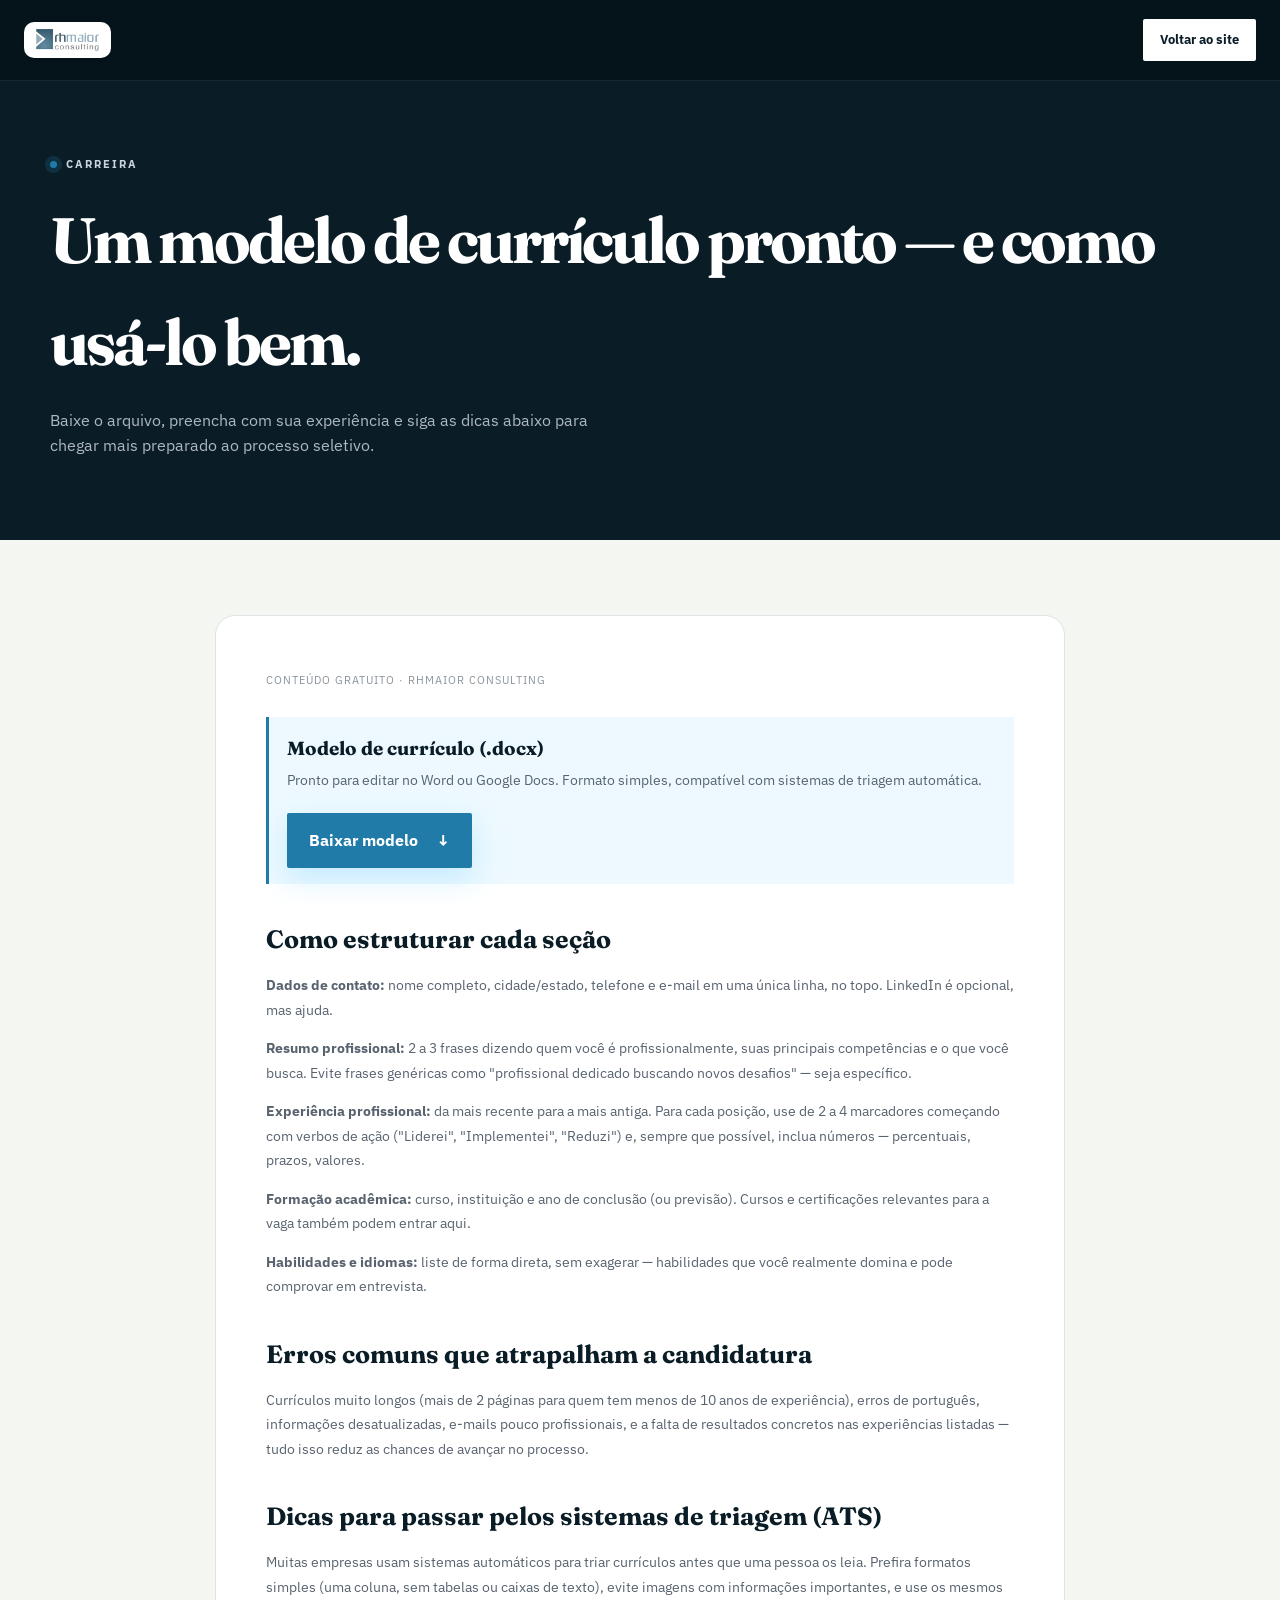
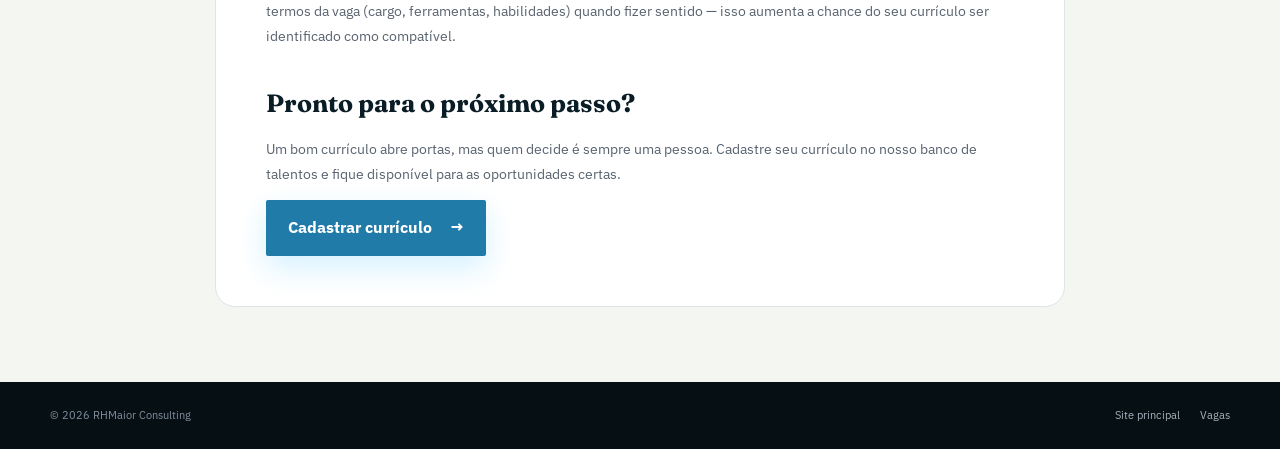
<file: modelo-curriculo.html>
<!doctype html><html lang="pt-BR"><head><meta charset="utf-8"><meta name="viewport" content="width=device-width,initial-scale=1"><meta name="description" content="Baixe um modelo de currículo gratuito e veja como estruturar cada seção para se destacar em processos seletivos."><title>Modelo de currículo grátis | RHMaior Consulting</title><link rel="canonical" href="https://glowing-pithivier-f2a82e.netlify.app/modelo-curriculo.html"><link rel="icon" href="favicon.svg" type="image/svg+xml"><link rel="icon" href="favicon-32.png" sizes="32x32" type="image/png"><link rel="apple-touch-icon" href="apple-touch-icon.png"><link rel="preconnect" href="https://fonts.googleapis.com"><link rel="preconnect" href="https://fonts.gstatic.com" crossorigin><link rel="preload" as="style" href="https://fonts.googleapis.com/css2?family=IBM+Plex+Sans:wght@400;500;600;700&family=Fraunces:opsz,wght@9..144,500;9..144,600;9..144,700&display=swap" onload="this.onload=null;this.rel='stylesheet'"><noscript><link href="https://fonts.googleapis.com/css2?family=IBM+Plex+Sans:wght@400;500;600;700&family=Fraunces:opsz,wght@9..144,500;9..144,600;9..144,700&display=swap" rel="stylesheet"></noscript><link rel="stylesheet" href="styles.css?v=20260825e"><link rel="stylesheet" href="vagas.css"></head><body class="legal-page">
  <header class="site-header"><div class="header-inner"><a class="brand" href="index.html"><img class="brand-logo" src="logo-rhmaior.jpg" width="226" height="79" alt="RHMaior Consulting"></a><a class="button button-dark button-sm" href="index.html">Voltar ao site</a></div></header>
  <main>
    <section class="legal-hero">
      <div class="container">
        <span class="eyebrow eyebrow-dark"><i></i> Carreira</span>
        <h1>Um modelo de currículo pronto — e como usá-lo bem.</h1>
        <p style="color:#aeb8c5;max-width:560px;margin-top:14px">Baixe o arquivo, preencha com sua experiência e siga as dicas abaixo para chegar mais preparado ao processo seletivo.</p>
      </div>
    </section>
    <section class="legal-content">
      <div class="container">
        <article class="legal-card">
          <span class="legal-updated">Conteúdo gratuito · RHMaior Consulting</span>

          <div class="legal-note" style="display:flex;align-items:center;justify-content:space-between;gap:20px;flex-wrap:wrap">
            <div>
              <strong style="display:block;font-family:var(--display);font-size:19px;margin-bottom:4px">Modelo de currículo (.docx)</strong>
              <span style="color:var(--muted);font-size:14px">Pronto para editar no Word ou Google Docs. Formato simples, compatível com sistemas de triagem automática.</span>
            </div>
            <a class="button button-primary" href="modelo-curriculo-rhmaior.docx" download>Baixar modelo <span>↓</span></a>
          </div>

          <h2>Como estruturar cada seção</h2>
          <p><strong>Dados de contato:</strong> nome completo, cidade/estado, telefone e e-mail em uma única linha, no topo. LinkedIn é opcional, mas ajuda.</p>
          <p><strong>Resumo profissional:</strong> 2 a 3 frases dizendo quem você é profissionalmente, suas principais competências e o que você busca. Evite frases genéricas como "profissional dedicado buscando novos desafios" — seja específico.</p>
          <p><strong>Experiência profissional:</strong> da mais recente para a mais antiga. Para cada posição, use de 2 a 4 marcadores começando com verbos de ação ("Liderei", "Implementei", "Reduzi") e, sempre que possível, inclua números — percentuais, prazos, valores.</p>
          <p><strong>Formação acadêmica:</strong> curso, instituição e ano de conclusão (ou previsão). Cursos e certificações relevantes para a vaga também podem entrar aqui.</p>
          <p><strong>Habilidades e idiomas:</strong> liste de forma direta, sem exagerar — habilidades que você realmente domina e pode comprovar em entrevista.</p>

          <h2>Erros comuns que atrapalham a candidatura</h2>
          <p>Currículos muito longos (mais de 2 páginas para quem tem menos de 10 anos de experiência), erros de português, informações desatualizadas, e-mails pouco profissionais, e a falta de resultados concretos nas experiências listadas — tudo isso reduz as chances de avançar no processo.</p>

          <h2>Dicas para passar pelos sistemas de triagem (ATS)</h2>
          <p>Muitas empresas usam sistemas automáticos para triar currículos antes que uma pessoa os leia. Prefira formatos simples (uma coluna, sem tabelas ou caixas de texto), evite imagens com informações importantes, e use os mesmos termos da vaga (cargo, ferramentas, habilidades) quando fizer sentido — isso aumenta a chance do seu currículo ser identificado como compatível.</p>

          <h2>Pronto para o próximo passo?</h2>
          <p>Um bom currículo abre portas, mas quem decide é sempre uma pessoa. Cadastre seu currículo no nosso banco de talentos e fique disponível para as oportunidades certas.</p>
          <a class="button button-primary" href="index.html#inicio">Cadastrar currículo <span>→</span></a>
        </article>
      </div>
    </section>
  </main>
  <footer class="simple-footer"><div class="container"><span>© 2026 RHMaior Consulting</span><div><a href="index.html">Site principal</a><a href="vagas.html">Vagas</a></div></div></footer>
</body></html>
</file>
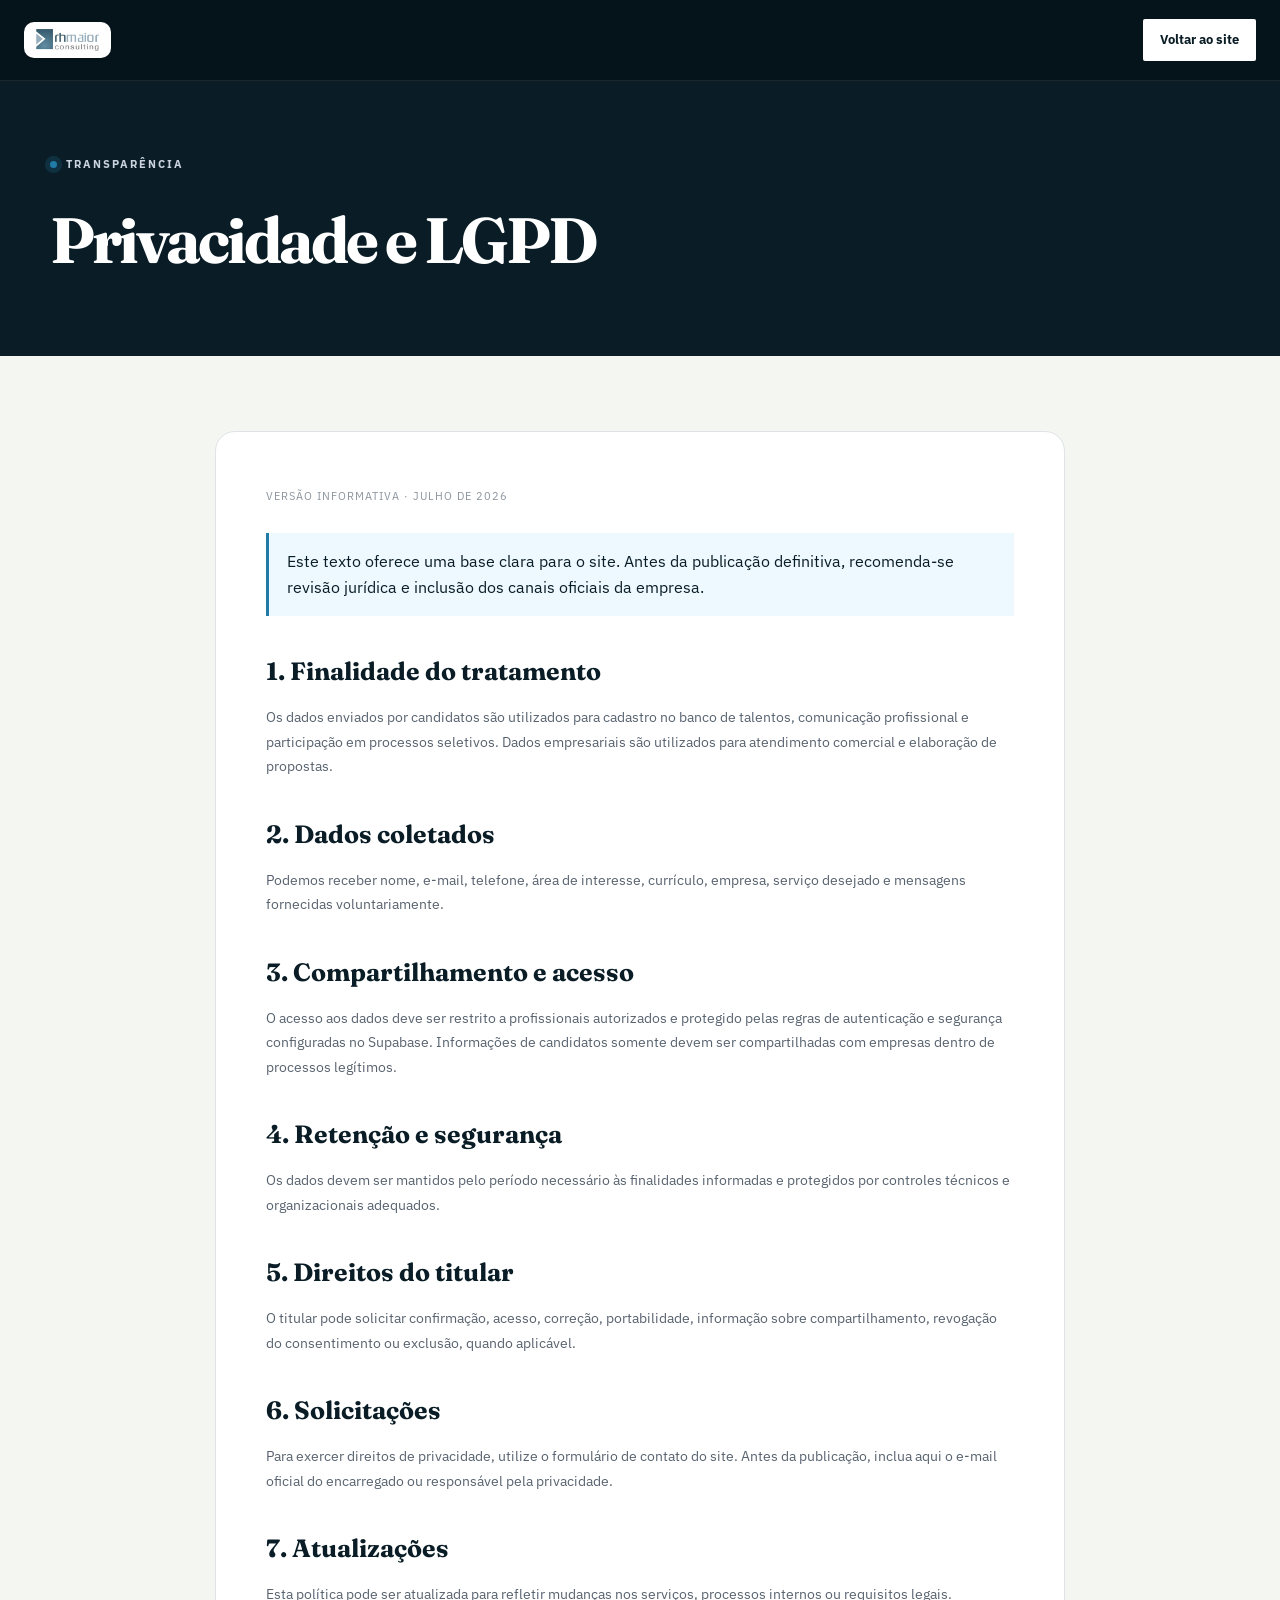
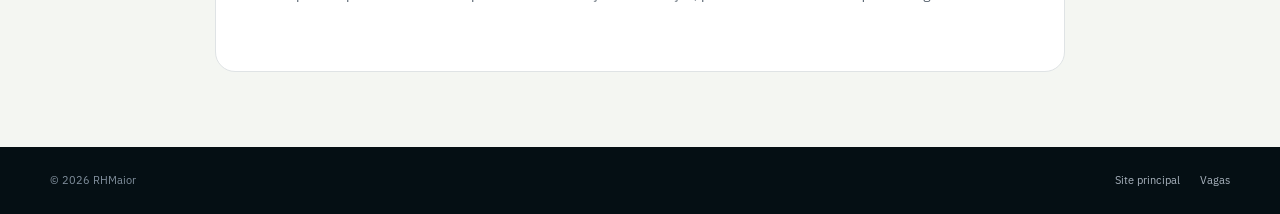
<file: privacidade.html>
<!doctype html><html lang="pt-BR"><head><meta charset="utf-8"><meta name="viewport" content="width=device-width,initial-scale=1"><title>Privacidade e LGPD | RHMaior Consulting</title><link rel="canonical" href="https://glowing-pithivier-f2a82e.netlify.app/privacidade.html"><link rel="icon" href="favicon.svg" type="image/svg+xml"><link rel="icon" href="favicon-32.png" sizes="32x32" type="image/png"><link rel="apple-touch-icon" href="apple-touch-icon.png"><link rel="preconnect" href="https://fonts.googleapis.com"><link rel="preconnect" href="https://fonts.gstatic.com" crossorigin><link rel="preload" as="style" href="https://fonts.googleapis.com/css2?family=IBM+Plex+Sans:wght@400;500;600;700&family=Fraunces:opsz,wght@9..144,500;9..144,600;9..144,700&display=swap" onload="this.onload=null;this.rel='stylesheet'"><noscript><link href="https://fonts.googleapis.com/css2?family=IBM+Plex+Sans:wght@400;500;600;700&family=Fraunces:opsz,wght@9..144,500;9..144,600;9..144,700&display=swap" rel="stylesheet"></noscript><link rel="stylesheet" href="styles.css?v=20260826a"><link rel="stylesheet" href="vagas.css"></head><body class="legal-page"><header class="site-header"><div class="header-inner"><a class="brand" href="index.html"><img class="brand-logo" src="logo-rhmaior.jpg" width="226" height="79" alt="RHMaior Consulting"></a><a class="button button-dark button-sm" href="index.html">Voltar ao site</a></div></header><main><section class="legal-hero"><div class="container"><span class="eyebrow eyebrow-dark"><i></i> Transparência</span><h1>Privacidade e LGPD</h1></div></section><section class="legal-content"><div class="container"><article class="legal-card"><span class="legal-updated">Versão informativa · julho de 2026</span><div class="legal-note">Este texto oferece uma base clara para o site. Antes da publicação definitiva, recomenda-se revisão jurídica e inclusão dos canais oficiais da empresa.</div><h2>1. Finalidade do tratamento</h2><p>Os dados enviados por candidatos são utilizados para cadastro no banco de talentos, comunicação profissional e participação em processos seletivos. Dados empresariais são utilizados para atendimento comercial e elaboração de propostas.</p><h2>2. Dados coletados</h2><p>Podemos receber nome, e-mail, telefone, área de interesse, currículo, empresa, serviço desejado e mensagens fornecidas voluntariamente.</p><h2>3. Compartilhamento e acesso</h2><p>O acesso aos dados deve ser restrito a profissionais autorizados e protegido pelas regras de autenticação e segurança configuradas no Supabase. Informações de candidatos somente devem ser compartilhadas com empresas dentro de processos legítimos.</p><h2>4. Retenção e segurança</h2><p>Os dados devem ser mantidos pelo período necessário às finalidades informadas e protegidos por controles técnicos e organizacionais adequados.</p><h2>5. Direitos do titular</h2><p>O titular pode solicitar confirmação, acesso, correção, portabilidade, informação sobre compartilhamento, revogação do consentimento ou exclusão, quando aplicável.</p><h2>6. Solicitações</h2><p>Para exercer direitos de privacidade, utilize o formulário de contato do site. Antes da publicação, inclua aqui o e-mail oficial do encarregado ou responsável pela privacidade.</p><h2>7. Atualizações</h2><p>Esta política pode ser atualizada para refletir mudanças nos serviços, processos internos ou requisitos legais.</p></article></div></section></main><footer class="simple-footer"><div class="container"><span>© 2026 RHMaior</span><div><a href="index.html">Site principal</a><a href="vagas.html">Vagas</a></div></div></footer></body></html>
</file>
<file: styles.css>
:root{--ink:#0a1d26;--ink-2:#122a36;--paper:#f6f7f4;--white:#fff;--orange:#217ba8;--orange-2:#17709c;--gold:#419dcc;--gold-2:#2983b0;--muted:#66717f;--line:#dfe3e5;--mint:#e2f1f9;--display:"Fraunces",serif;--body:"IBM Plex Sans",sans-serif;--shadow:0 24px 70px rgba(7,17,31,.12)}
*{box-sizing:border-box}html{scroll-behavior:smooth}body{margin:0;color:var(--ink);background:var(--paper);font-family:var(--body);font-size:16px;line-height:1.6;-webkit-font-smoothing:antialiased}button,input,select,textarea{font:inherit}button{color:inherit}a{color:inherit}.container{width:min(1180px,calc(100% - 48px));margin-inline:auto}.sr-only{position:absolute;width:1px;height:1px;padding:0;margin:-1px;overflow:hidden;clip:rect(0,0,0,0);white-space:nowrap;border:0}.skip-link{position:fixed;z-index:9999;top:12px;left:12px;background:white;padding:10px 16px;transform:translateY(-150%);border-radius:8px}.skip-link:focus{transform:none}
.site-header{position:fixed;inset:0 0 auto;z-index:100;background:rgba(246,247,244,.86);border-bottom:1px solid rgba(7,17,31,.08);backdrop-filter:blur(18px)}.header-inner{height:80px;width:min(1320px,calc(100% - 48px));margin:auto;display:flex;align-items:center;justify-content:space-between}.brand{display:inline-flex;align-items:center;gap:12px;text-decoration:none}.brand>span:last-child{display:grid;line-height:1}.brand strong{font-family:var(--display);font-size:20px;letter-spacing:-.5px}.brand small{text-transform:uppercase;font-size:9px;letter-spacing:2px;color:var(--muted);margin-top:5px}.brand-mark{width:38px;height:38px;display:flex;align-items:flex-end;justify-content:center;gap:3px;padding:8px;background:var(--ink);border-radius:8px;transform:skew(-5deg)}.brand-mark i{display:block;width:5px;border-radius:4px 4px 1px 1px;background:var(--gold)}.brand-mark i:nth-child(1){height:11px}.brand-mark i:nth-child(2){height:21px}.brand-mark i:nth-child(3){height:15px}.main-nav{display:flex;align-items:center;gap:32px}.main-nav>a{font-size:14px;font-weight:600;text-decoration:none;position:relative}.main-nav>a:after{content:"";position:absolute;left:0;right:100%;bottom:-7px;height:2px;background:var(--orange);transition:.2s}.main-nav>a:hover:after{right:0}.menu-toggle{display:none;background:none;border:0;padding:8px}.menu-toggle span{display:block;width:24px;height:2px;background:var(--ink);margin:5px}
.button{border:0;border-radius:4px;padding:15px 22px;font-weight:700;display:inline-flex;justify-content:center;align-items:center;gap:18px;cursor:pointer;transition:transform .2s,background .2s,box-shadow .2s;text-decoration:none}.button:hover{transform:translateY(-2px)}.button-sm{padding:11px 17px;font-size:13px}.button-dark{background:var(--ink);color:white}.button-dark:hover{background:var(--orange)}.button-primary{background:var(--orange);color:white;box-shadow:0 12px 30px rgba(44,185,255,.2)}.button-primary:hover{background:var(--orange-2);box-shadow:0 16px 36px rgba(44,185,255,.3)}.button-ghost{background:transparent;color:white;border:1px solid rgba(255,255,255,.25)}.button-ghost:hover{background:rgba(255,255,255,.08)}.button-light{background:white;color:var(--ink)}
.hero{min-height:790px;padding:155px 0 75px;background:var(--ink);color:white;position:relative;overflow:hidden}.hero-grid{position:absolute;inset:0;background-image:linear-gradient(rgba(255,255,255,.035) 1px,transparent 1px),linear-gradient(90deg,rgba(255,255,255,.035) 1px,transparent 1px);background-size:64px 64px;mask-image:linear-gradient(to bottom,black,transparent 85%)}.hero:before{content:"";position:absolute;width:700px;height:700px;border-radius:50%;right:-240px;top:-240px;background:rgba(44,185,255,.12);filter:blur(2px)}.hero-layout{display:grid;grid-template-columns:1.04fr .96fr;align-items:center;gap:70px;position:relative;z-index:1}.eyebrow{display:inline-flex;align-items:center;gap:9px;font-size:11px;line-height:1.2;font-weight:700;letter-spacing:2px;text-transform:uppercase;color:var(--orange);margin-bottom:18px}.eyebrow-dark{color:#cbd4de}.eyebrow i{width:7px;height:7px;background:var(--orange);border-radius:50%;box-shadow:0 0 0 5px rgba(44,185,255,.12)}.hero h1{font-family:var(--display);font-size:clamp(54px,6.2vw,86px);line-height:.99;letter-spacing:-5px;margin:0 0 28px;max-width:720px}.hero h1 em,.process-intro h2 em{font-style:normal;color:var(--orange)}.hero-copy>p{font-size:19px;line-height:1.65;color:#aeb8c5;max-width:630px;margin:0 0 35px}.hero-actions{display:flex;gap:12px;flex-wrap:wrap}.hero-proof{display:flex;gap:36px;margin-top:54px;padding-top:30px;border-top:1px solid rgba(255,255,255,.12);max-width:650px}.hero-proof div{display:grid}.hero-proof strong{font-family:var(--display);font-size:24px}.hero-proof span{font-size:11px;text-transform:uppercase;letter-spacing:.8px;color:#8e9aa8}.hero-visual{position:relative;min-height:500px}.talent-card{background:white;color:var(--ink);border-radius:8px;box-shadow:var(--shadow)}.main-talent-card{position:absolute;width:min(435px,88%);right:20px;top:42px;padding:28px;transform:rotate(1.5deg)}.card-top{display:flex;justify-content:space-between;align-items:center;font-size:10px;text-transform:uppercase;letter-spacing:1px;color:var(--muted)}.status-dot{display:flex;align-items:center;gap:6px;color:#35866a}.status-dot:before{content:"";width:6px;height:6px;background:#46a885;border-radius:50%}.main-talent-card h2{font-family:var(--display);font-size:31px;line-height:1.22;letter-spacing:-1.2px;margin:42px 0 32px}.match-panel{background:#f2f5f3;border-radius:6px;padding:19px;display:flex;gap:22px;align-items:center}.match-score{display:grid;text-align:center;border-right:1px solid #d9dfdc;padding-right:20px}.match-score span{font-family:var(--display);font-size:27px;font-weight:800;color:#278363}.match-score small{font-size:9px;text-transform:uppercase;letter-spacing:1px}.match-bars{flex:1;display:grid;gap:8px}.match-bars i{display:block;height:6px;width:var(--w);border-radius:10px;background:linear-gradient(90deg,var(--orange),#70cfff)}.criteria-list{display:grid;margin-top:15px}.criteria-list span{padding:12px 0;border-bottom:1px solid var(--line);font-size:13px;font-weight:600}.criteria-list b{font-size:10px;color:var(--orange);margin-right:14px}.floating-card{position:absolute;background:#172e3a;border:1px solid rgba(255,255,255,.12);box-shadow:0 20px 40px rgba(0,0,0,.3);border-radius:7px;padding:15px 18px;display:flex;align-items:center;gap:12px;z-index:2}.floating-card div{display:grid}.floating-card strong{font-size:13px}.floating-card small{font-size:10px;color:#94a1b0}.floating-top{top:5px;right:-10px}.floating-bottom{bottom:20px;left:-8px}.mini-icon{width:36px;height:36px;display:grid;place-items:center;background:#274b44;color:#73d3b0;border-radius:5px;font-size:20px}.mini-icon.orange{background:#203c4a;color:#5dc9ff}
.section{padding:115px 0}.section-heading{display:grid;grid-template-columns:1.5fr .7fr;gap:70px;align-items:end;margin-bottom:60px}.section h2{font-family:var(--display);font-size:clamp(39px,4.4vw,58px);line-height:1.08;letter-spacing:-2.8px;margin:0;max-width:760px}.section-heading>p{color:var(--muted);margin:0 0 6px}.service-grid{display:grid;grid-template-columns:repeat(3,1fr);gap:18px}.service-card{min-height:380px;background:white;border:1px solid var(--line);padding:28px;display:flex;flex-direction:column;position:relative;transition:.3s}.service-card:hover{transform:translateY(-7px);box-shadow:var(--shadow);border-color:transparent}.service-featured{background:var(--orange);color:white;border-color:var(--orange)}.service-number{position:absolute;right:25px;top:24px;font-family:var(--display);font-size:12px;opacity:.55}.service-icon{width:56px;height:56px;border-radius:50%;display:grid;place-items:center;background:#edf1ef;color:var(--orange);font-size:25px;margin:23px 0 50px}.service-featured .service-icon{background:rgba(255,255,255,.17);color:white}.service-card h3{font-family:var(--display);font-size:25px;line-height:1.2;margin:0 0 14px;letter-spacing:-.8px}.service-card p{font-size:14px;color:var(--muted);margin:0 0 25px}.service-featured p{color:#d8f2ff}.service-card button{margin-top:auto;align-self:flex-start;padding:0;background:none;border:0;font-weight:700;font-size:13px;cursor:pointer}.service-card button span{margin-left:12px}.service-card:not(.service-featured) button{color:var(--orange)}
.process-section{background:var(--ink);color:white}.process-layout{display:grid;grid-template-columns:.9fr 1.1fr;gap:100px}.process-intro{position:sticky;top:135px;align-self:start}.process-intro h2{font-size:clamp(40px,4.2vw,59px);margin:0 0 25px}.process-intro>p{color:#9da8b5;max-width:470px;margin:0 0 35px}.process-list{list-style:none;margin:0;padding:0}.process-list li{display:grid;grid-template-columns:70px 1fr;gap:20px;padding:34px 0;border-top:1px solid rgba(255,255,255,.14)}.process-list li:last-child{border-bottom:1px solid rgba(255,255,255,.14)}.process-list b{color:var(--orange);font-size:12px;letter-spacing:1px}.process-list h3{font-family:var(--display);font-size:23px;margin:-7px 0 7px}.process-list p{color:#9da8b5;margin:0;font-size:14px;max-width:480px}
.insight-grid{display:grid;grid-template-columns:1.3fr 1fr 1fr;gap:18px}.insight-card{text-align:left;border:1px solid var(--line);background:white;padding:28px;min-height:400px;display:flex;flex-direction:column;cursor:pointer;transition:.3s}.insight-card:hover{transform:translateY(-6px);box-shadow:var(--shadow);border-color:transparent}.insight-main{background:var(--mint);border-color:var(--mint)}.insight-source{font-family:var(--display);font-weight:800;font-size:14px}.insight-category{color:var(--orange);font-size:10px;text-transform:uppercase;letter-spacing:1.4px;margin:45px 0 14px}.insight-card h3{font-family:var(--display);font-size:23px;line-height:1.25;letter-spacing:-.8px;margin:0 0 15px}.insight-main h3{font-size:29px}.insight-card p{font-size:13px;color:var(--muted);margin:0 0 20px}.read-more{font-size:12px;font-weight:700;margin-top:auto;display:flex;justify-content:space-between;align-items:center}.read-more b{width:34px;height:34px;border-radius:50%;background:var(--ink);color:white;display:grid;place-items:center}
.cta-section{background:#e8eae5;padding:80px 0}.cta-inner{display:flex;align-items:end;justify-content:space-between;gap:45px}.cta-inner h2{font-family:var(--display);font-size:clamp(37px,4.2vw,55px);line-height:1.08;letter-spacing:-2.5px;max-width:790px;margin:0}.cta-inner .eyebrow-dark{color:var(--muted)}
.site-footer{background:#050f14;color:white;padding:75px 0 25px}.footer-grid{display:grid;grid-template-columns:2fr 1fr 1fr;gap:80px;padding-bottom:65px}.brand-footer strong{color:white}.brand-footer small{color:#85909d}.footer-grid>div:first-child p{color:#84909e;font-size:14px;margin-top:24px}.footer-grid>div:not(:first-child){display:grid;align-content:start;gap:10px}.footer-grid>div>strong{font-size:11px;text-transform:uppercase;letter-spacing:1.3px;color:#7f8a97;margin-bottom:12px}.footer-grid a,.footer-grid button{font-size:14px;text-align:left;text-decoration:none;background:none;border:0;color:#d0d5db;padding:0;cursor:pointer}.footer-grid a:hover,.footer-grid button:hover{color:var(--orange)}.footer-bottom{border-top:1px solid rgba(255,255,255,.1);padding-top:22px;display:flex;justify-content:space-between;color:#66717f;font-size:11px;text-transform:uppercase;letter-spacing:.8px}
.modal[hidden]{display:none}.modal{position:fixed;inset:0;z-index:1000;display:grid;place-items:center;padding:24px;opacity:0;transition:opacity .22s}.modal.is-open{opacity:1}.modal-backdrop{position:absolute;inset:0;background:rgba(2,8,16,.77);backdrop-filter:blur(8px)}.modal-panel{position:relative;background:var(--paper);width:min(660px,100%);max-height:calc(100vh - 48px);overflow:auto;padding:42px;border-radius:8px;box-shadow:0 40px 90px rgba(0,0,0,.35);transform:translateY(15px) scale(.985);transition:.22s}.modal.is-open .modal-panel{transform:none}.modal-close{position:absolute;right:18px;top:18px;width:34px;height:34px;border-radius:50%;border:1px solid var(--line);background:white;font-size:22px;cursor:pointer;line-height:1}.modal-panel h2{font-family:var(--display);font-size:34px;line-height:1.15;letter-spacing:-1.3px;margin:0 40px 9px 0}.modal-panel>p{color:var(--muted);margin:0 0 28px}.form-grid{display:grid;grid-template-columns:1fr 1fr;gap:16px}.form-grid label{font-size:12px;font-weight:700;display:grid;gap:6px}.form-grid label.full{grid-column:1/-1}.form-grid input,.form-grid select,.form-grid textarea{width:100%;border:1px solid #d7dcde;background:white;border-radius:4px;padding:12px 13px;outline:none;color:var(--ink)}.form-grid textarea{resize:vertical}.form-grid input:focus,.form-grid select:focus,.form-grid textarea:focus{border-color:var(--orange);box-shadow:0 0 0 3px rgba(44,185,255,.12)}.file-field{border:1px dashed #bec6ca;padding:13px;background:white}.file-field span{color:var(--muted);font-size:10px;font-weight:400}.file-field input{padding:3px;border:0}.submit-button{width:100%;margin-top:8px}.submit-button:disabled{opacity:.65;cursor:wait}.form-status{min-height:24px;font-size:12px;color:#267a5e;padding-top:6px}.form-status.is-error{color:#268fc4}.article-modal .modal-panel{width:min(760px,100%)}.article-modal h3{font-family:var(--display);font-size:20px;margin-top:30px}.article-modal blockquote{border-left:3px solid var(--orange);margin:28px 0;padding:12px 20px;background:white;font-family:var(--display);font-size:18px;font-weight:700}.source-link{display:inline-block;color:var(--orange);font-size:13px;font-weight:700;margin-top:8px}.modal-open{overflow:hidden}.reveal{opacity:0;transform:translateY(20px);transition:opacity .65s ease,transform .65s ease}.reveal.is-visible{opacity:1;transform:none}
@media(max-width:980px){.main-nav{position:fixed;inset:80px 0 auto;background:var(--paper);padding:30px 24px;display:none;align-items:stretch;flex-direction:column;gap:20px;border-bottom:1px solid var(--line);box-shadow:0 20px 30px rgba(0,0,0,.08)}.main-nav.is-open{display:flex}.menu-toggle{display:block}.hero-layout{grid-template-columns:1fr}.hero{padding-top:140px}.hero-copy{text-align:center}.hero-copy>p,.hero h1,.hero-proof{margin-inline:auto}.hero-actions{justify-content:center}.hero-visual{min-height:500px;max-width:600px;width:100%;margin:auto}.logo-strip .container{overflow:hidden}.section-heading{grid-template-columns:1fr;gap:20px}.service-grid{grid-template-columns:1fr 1fr}.service-card:last-child{grid-column:1/-1}.process-layout{grid-template-columns:1fr;gap:55px}.process-intro{position:static}.insight-grid{grid-template-columns:1fr 1fr}.insight-main{grid-column:1/-1}.cta-inner{align-items:flex-start;flex-direction:column}.footer-grid{grid-template-columns:1.5fr 1fr 1fr;gap:30px}}
@media(max-width:650px){.container,.header-inner{width:min(100% - 32px,1180px)}.header-inner{height:70px}.main-nav{top:70px}.brand strong{font-size:18px}.hero{padding:118px 0 55px;min-height:auto}.hero h1{font-size:49px;letter-spacing:-3.2px}.hero-copy>p{font-size:17px}.hero-actions{display:grid}.hero-actions .button{width:100%}.hero-proof{gap:16px;justify-content:space-between}.hero-proof strong{font-size:20px}.hero-proof span{font-size:9px}.hero-visual{min-height:430px}.main-talent-card{right:0;width:94%;padding:21px}.main-talent-card h2{font-size:25px;margin:28px 0 22px}.floating-top{right:-5px}.floating-bottom{left:-4px;bottom:0}.logo-strip{display:none}.section{padding:80px 0}.section h2{letter-spacing:-2px}.service-grid,.insight-grid{grid-template-columns:1fr}.service-card:last-child,.insight-main{grid-column:auto}.service-card{min-height:330px}.process-list li{grid-template-columns:45px 1fr}.footer-grid{grid-template-columns:1fr}.footer-grid>div:not(:first-child){display:none}.footer-bottom{display:grid;gap:6px}.form-grid{grid-template-columns:1fr}.form-grid label.full{grid-column:auto}.modal{padding:12px}.modal-panel{padding:34px 22px;max-height:calc(100vh - 24px)}.modal-panel h2{font-size:28px}.cta-section{padding:65px 0}}
@media(prefers-reduced-motion:reduce){html{scroll-behavior:auto}*,*:before,*:after{animation:none!important;transition:none!important}.reveal{opacity:1;transform:none}}

/* Candidate journey and confirmation experience */
.candidate-journey{background:#f7f8f5;position:relative;overflow:hidden}.candidate-journey:before{content:"";position:absolute;width:440px;height:440px;border-radius:50%;right:-240px;top:-220px;border:1px solid rgba(44,185,255,.18);box-shadow:0 0 0 70px rgba(44,185,255,.035),0 0 0 140px rgba(44,185,255,.02)}.journey-heading{display:grid;grid-template-columns:1.25fr .65fr;gap:80px;align-items:end;margin-bottom:58px;position:relative}.journey-heading>p{color:var(--muted);margin:0 0 8px}.journey-grid{list-style:none;margin:0;padding:0;display:grid;grid-template-columns:repeat(4,1fr);gap:14px;position:relative}.journey-grid:before{content:"";position:absolute;left:7%;right:7%;top:70px;height:1px;background:linear-gradient(90deg,var(--orange),rgba(44,185,255,.1));z-index:0}.journey-card{background:white;border:1px solid var(--line);border-radius:18px;padding:24px;min-height:285px;position:relative;z-index:1;display:flex;flex-direction:column;transition:transform .3s,box-shadow .3s,border-color .3s}.journey-card:hover{transform:translateY(-7px);box-shadow:0 25px 55px rgba(7,17,31,.1);border-color:transparent}.journey-card>span{font-size:10px;font-weight:700;letter-spacing:1.2px;color:var(--orange)}.journey-card>i{width:54px;height:54px;border-radius:16px;display:grid;place-items:center;margin:24px 0 auto;background:#f1f3ef;color:var(--orange);font-style:normal;font-size:21px;transition:background .25s,color .25s,transform .25s}.journey-card:hover>i{background:var(--orange);color:white;transform:rotate(-5deg)}.journey-card h3{font-family:var(--display);font-size:21px;letter-spacing:-.6px;margin:24px 0 8px}.journey-card p{font-size:13px;color:var(--muted);margin:0}.candidate-success{text-align:center;padding:18px 0 2px;animation:successEnter .45s ease both}.success-seal{width:78px;height:78px;border-radius:24px;display:grid;place-items:center;margin:0 auto 25px;background:linear-gradient(145deg,#36aa7d,#24785c);color:white;font-family:var(--display);font-size:36px;box-shadow:0 18px 40px rgba(39,142,103,.23),0 0 0 9px rgba(39,142,103,.08)}.candidate-success .eyebrow{margin-bottom:12px}.candidate-success h2{font-size:38px;margin:0 auto 12px;max-width:500px}.success-message{color:var(--muted);max-width:510px;margin:0 auto 30px!important}.success-steps{display:grid;text-align:left;border:1px solid var(--line);border-radius:16px;background:white;overflow:hidden}.success-steps article{display:grid;grid-template-columns:42px 1fr;gap:12px;padding:17px 20px;border-bottom:1px solid var(--line)}.success-steps article:last-child{border-bottom:0}.success-steps article>span{font-size:10px;font-weight:800;color:var(--orange);padding-top:3px}.success-steps strong{display:block;font-family:var(--display);font-size:14px}.success-steps p{font-size:12px;color:var(--muted);margin:2px 0 0}.success-actions{display:grid;grid-template-columns:1.2fr .8fr;gap:10px;margin-top:20px}.success-actions .button{width:100%}@keyframes successEnter{from{opacity:0;transform:translateY(12px) scale(.985)}to{opacity:1;transform:none}}
@media(max-width:980px){.journey-grid{grid-template-columns:1fr 1fr}.journey-grid:before{display:none}.journey-heading{grid-template-columns:1fr;gap:18px}}
@media(max-width:650px){.journey-grid{grid-template-columns:1fr}.journey-card{min-height:235px}.journey-card>i{margin-bottom:4px}.candidate-success h2{font-size:30px}.success-actions{grid-template-columns:1fr}.success-seal{width:68px;height:68px;border-radius:21px;font-size:31px}}

/* Modern experience layer */
.scroll-progress{position:fixed;inset:0 0 auto;height:3px;z-index:2000;pointer-events:none}.scroll-progress i{display:block;width:100%;height:100%;background:linear-gradient(90deg,var(--orange),#72d0ff);transform:scaleX(0);transform-origin:left;will-change:transform}.page-noise{position:fixed;inset:0;z-index:999;pointer-events:none;opacity:.035;background-image:radial-gradient(circle at 20% 30%,#0a1d26 0 1px,transparent 1px),radial-gradient(circle at 70% 65%,#0a1d26 0 1px,transparent 1px);background-size:13px 13px,17px 17px;mix-blend-mode:multiply}.site-header{transition:background .3s,box-shadow .3s,border-color .3s}.site-header.is-scrolled{background:rgba(246,247,244,.94);box-shadow:0 12px 45px rgba(7,17,31,.08);border-color:rgba(7,17,31,.05)}.portal-link{display:inline-flex;align-items:center;gap:7px;padding:8px 12px!important;border:1px solid rgba(7,17,31,.12);border-radius:999px}.portal-link span{display:inline-block;width:6px;height:6px;background:#2f9b76;box-shadow:0 0 0 4px rgba(47,155,118,.1);border-radius:50%}.portal-link:after{display:none}.portal-link:hover{border-color:var(--orange);color:var(--orange)}
.hero{--pointer-x:75%;--pointer-y:30%}.hero:after{content:"";position:absolute;inset:0;background:radial-gradient(500px circle at var(--pointer-x) var(--pointer-y),rgba(44,185,255,.12),transparent 65%);pointer-events:none;transition:background .15s}.hero-layout{z-index:2}.hero-copy{position:relative}.hero-availability{display:inline-flex;align-items:center;gap:8px;margin-top:25px;color:#8492a2;font-size:10px;text-transform:uppercase;letter-spacing:1px}.hero-availability span{width:7px;height:7px;border-radius:50%;background:#53c49b;box-shadow:0 0 0 5px rgba(83,196,155,.1);animation:statusPulse 2s infinite}.main-talent-card{border:1px solid rgba(255,255,255,.75);box-shadow:0 40px 100px rgba(0,0,0,.3);border-radius:18px}.match-panel{border-radius:12px}.floating-card{border-radius:14px;backdrop-filter:blur(18px);background:rgba(23,38,58,.88)}.button{border-radius:10px}.brand-mark{border-radius:11px}.service-card,.insight-card{border-radius:18px;overflow:hidden}.service-card:after,.insight-card:after{content:"";position:absolute;width:150px;height:150px;border-radius:50%;right:-95px;top:-95px;background:rgba(255,255,255,.12);transition:transform .4s}.service-card:hover:after,.insight-card:hover:after{transform:scale(1.45)}.insight-card{position:relative}.read-more b{transition:transform .25s,background .25s}.insight-card:hover .read-more b{transform:rotate(45deg);background:var(--orange)}
.signal-section{padding:115px 0;background:#eef0eb;border-bottom:1px solid rgba(7,17,31,.08)}.signal-grid{display:grid;grid-template-columns:.9fr 1.1fr;gap:70px;align-items:stretch}.signal-statement{display:flex;flex-direction:column;justify-content:center}.signal-index{font-size:10px;font-weight:700;letter-spacing:1.8px;color:var(--orange);margin-bottom:28px}.signal-statement h2{font-family:var(--display);font-size:clamp(40px,4.3vw,60px);line-height:1.06;letter-spacing:-3px;margin:0 0 27px}.signal-statement h2 em{font-style:normal;color:var(--orange)}.signal-statement p{max-width:540px;color:var(--muted);font-size:15px;margin:0}.signal-bento{display:grid;grid-template-columns:1fr 1fr;gap:14px}.signal-card{min-height:250px;border-radius:18px;padding:25px;position:relative;display:flex;flex-direction:column;overflow:hidden;transition:transform .3s,box-shadow .3s}.signal-card:hover{transform:translateY(-6px);box-shadow:0 25px 60px rgba(7,17,31,.14)}.signal-card>span,.signal-card div>span{font-size:10px;letter-spacing:1px;opacity:.58}.signal-card strong{font-family:var(--display);font-size:25px;line-height:1.12;letter-spacing:-1px;margin:auto 0 12px}.signal-card p{font-size:12px;line-height:1.5;margin:0;max-width:230px;opacity:.7}.signal-card>i{position:absolute;right:22px;top:20px;font-style:normal;font-size:18px}.signal-card-dark{background:var(--ink);color:white}.signal-card-orange{background:var(--orange);color:white}.signal-card-wide{grid-column:1/-1;background:white;min-height:150px;display:grid;grid-template-columns:1.3fr 1fr;gap:25px;align-items:end}.signal-card-wide strong{display:block;margin:30px 0 0}.signal-card-wide p{align-self:end}.signal-card-wide>i{color:var(--orange)}.footer-portal{margin-top:8px!important;padding-top:12px!important;border-top:1px solid rgba(255,255,255,.1)!important;display:flex;justify-content:space-between}.footer-portal span{color:var(--orange)}
@keyframes statusPulse{0%,100%{box-shadow:0 0 0 5px rgba(83,196,155,.1)}50%{box-shadow:0 0 0 9px rgba(83,196,155,0)}}
@media(max-width:1100px){.main-nav{gap:18px}.main-nav>a{font-size:13px}.signal-grid{grid-template-columns:1fr;gap:55px}}
@media(max-width:980px){.portal-link{justify-content:center}.page-noise{display:none}.signal-bento{max-width:700px}}
@media(max-width:650px){.hero-availability{justify-content:center}.signal-section{padding:78px 0}.signal-statement h2{letter-spacing:-2.2px}.signal-bento{grid-template-columns:1fr}.signal-card{min-height:220px}.signal-card-wide{grid-column:auto;display:flex;min-height:220px;align-items:stretch}.signal-card-wide strong{margin:auto 0 12px}.signal-card-wide p{align-self:auto}}

/* Institutional, proof and conversion sections */
.about-section{background:white;position:relative;overflow:hidden}.about-section:before{content:"";position:absolute;width:560px;height:560px;border-radius:50%;left:-220px;bottom:-280px;background:radial-gradient(circle,var(--mint) 0,transparent 70%);pointer-events:none}.about-grid{display:grid;grid-template-columns:1fr 1fr;gap:90px;align-items:center}.about-copy h2,.faq-grid h2{font-family:var(--display);font-size:clamp(40px,4.2vw,58px);line-height:1.08;letter-spacing:-2.8px;margin:0 0 25px}.about-copy p,.faq-grid>div>p{color:var(--muted);max-width:580px}.text-link{display:inline-flex;gap:15px;color:var(--orange);font-weight:700;text-decoration:none;margin-top:15px}.about-values{display:grid;grid-template-columns:1fr 1fr;border:1px solid var(--line);border-radius:20px;overflow:hidden}.about-values article{min-height:210px;padding:25px;display:flex;flex-direction:column;border-right:1px solid var(--line);border-bottom:1px solid var(--line);transition:background .25s}.about-values article:nth-child(even){border-right:0}.about-values article:nth-child(n+3){border-bottom:0}.about-values article:hover{background:#f4f6f2}.about-values article>span{font-size:10px;color:var(--orange)}.about-values article div{margin-top:auto}.about-values h3{font-family:var(--display);font-size:20px;margin:0 0 6px}.about-values p{color:var(--muted);font-size:12px;margin:0}.proof-section{background:#edf0eb}.case-grid{display:grid;grid-template-columns:repeat(3,1fr);gap:16px}.case-card{background:white;border:1px solid var(--line);border-radius:18px;padding:28px;min-height:365px;display:flex;flex-direction:column;transition:.3s}.case-card:hover{transform:translateY(-6px);box-shadow:var(--shadow)}.case-tag{font-size:9px;text-transform:uppercase;letter-spacing:1.2px;color:var(--orange);font-weight:700}.case-card h3{font-family:var(--display);font-size:23px;line-height:1.25;letter-spacing:-.7px;margin:45px 0 14px}.case-card>p{font-size:13px;color:var(--muted);margin:0}.case-card>div{margin-top:auto;padding-top:20px;border-top:1px solid var(--line);display:grid}.case-card>div span{font-size:9px;text-transform:uppercase;color:#9aa2a9}.case-card>div strong{font-size:13px}.credibility-note{margin-top:18px;background:var(--ink);color:white;border-radius:14px;padding:18px 22px;display:flex;align-items:center;gap:15px}.credibility-note>span{color:var(--orange);font-size:23px}.credibility-note p{margin:0;color:#aeb8c5;font-size:12px}.credibility-note strong{color:white}.candidate-banner{background:var(--ink);color:white}.candidate-banner-inner{display:flex;align-items:center;justify-content:space-between;gap:55px}.candidate-banner h2{font-family:var(--display);font-size:clamp(38px,4vw,55px);line-height:1.08;letter-spacing:-2.5px;max-width:760px;margin:0 0 15px}.candidate-banner p{color:#9da8b5;margin:0}.candidate-banner-inner>div:last-child{display:flex;gap:10px;flex-shrink:0}.faq-section{background:white;position:relative;overflow:hidden}.faq-section:before{content:"";position:absolute;width:480px;height:480px;border-radius:50%;right:-200px;top:-240px;background:radial-gradient(circle,var(--mint) 0,transparent 70%);pointer-events:none}.faq-grid{display:grid;grid-template-columns:.8fr 1.2fr;gap:90px}.faq-grid>div:first-child{position:sticky;top:130px;align-self:start}.faq-list details{border-top:1px solid var(--line)}.faq-list details:last-child{border-bottom:1px solid var(--line)}.faq-list summary{list-style:none;cursor:pointer;padding:22px 0;font-family:var(--display);font-size:17px;font-weight:700;display:flex;justify-content:space-between;gap:20px}.faq-list summary::-webkit-details-marker{display:none}.faq-list summary span{color:var(--orange);font-size:20px;transition:transform .2s}.faq-list details[open] summary span{transform:rotate(45deg)}.faq-list details p{color:var(--muted);font-size:14px;margin:0;padding:0 45px 22px 0}.consent-field{display:flex!important;grid-template-columns:18px 1fr!important;align-items:start!important;border:0!important;padding:3px!important;background:transparent!important;font-weight:400!important;line-height:1.45}.consent-field input{width:16px!important;height:16px;margin:2px 0 0;padding:0!important;box-shadow:none!important}.consent-field a{color:var(--orange)}
@media(max-width:980px){.about-grid,.faq-grid{grid-template-columns:1fr;gap:55px}.faq-grid>div:first-child{position:static}.case-grid{grid-template-columns:1fr 1fr}.case-card:last-child{grid-column:1/-1}.candidate-banner-inner{align-items:flex-start;flex-direction:column}.candidate-banner-inner>div:last-child{width:100%}}
@media(max-width:650px){.about-values,.case-grid{grid-template-columns:1fr}.about-values article,.about-values article:nth-child(even),.about-values article:nth-child(n+3){border-right:0;border-bottom:1px solid var(--line);min-height:165px}.about-values article:last-child{border-bottom:0}.case-card:last-child{grid-column:auto}.case-card{min-height:320px}.candidate-banner-inner>div:last-child{display:grid}.candidate-banner-inner .button{width:100%}.credibility-note{align-items:flex-start}}
.quick-contact{position:fixed;z-index:90;right:22px;bottom:22px;display:grid;justify-items:end;gap:8px}.quick-contact-link,.quick-contact-main{border:0;border-radius:999px;box-shadow:0 15px 40px rgba(7,17,31,.2);display:flex;align-items:center;gap:13px;text-decoration:none;font-size:11px;font-weight:800;cursor:pointer}.quick-contact-link{background:white;color:var(--ink);padding:10px 12px 10px 16px}.quick-contact-link b{color:var(--orange)}.quick-contact-main{background:var(--orange);color:white;padding:13px 13px 13px 18px}.quick-contact-main b{width:28px;height:28px;border-radius:50%;background:rgba(255,255,255,.18);display:grid;place-items:center;font-size:19px}.quick-contact a[hidden]{display:none!important}.quick-contact-link:hover,.quick-contact-main:hover{transform:translateY(-2px)}
@media(max-width:650px){.quick-contact{right:14px;bottom:14px}.quick-contact-link span{display:none}.quick-contact-main span{display:none}.quick-contact-main{padding:10px}.quick-contact-main b{width:34px;height:34px}}
:focus-visible{outline:3px solid rgba(44,185,255,.55);outline-offset:3px}

/* 2026 hero — talent intelligence */
.site-header:not(.is-scrolled){background:rgba(5,17,23,.72);border-color:rgba(255,255,255,.08);box-shadow:none}.site-header:not(.is-scrolled) .brand strong,.site-header:not(.is-scrolled) .main-nav>a{color:white}.site-header:not(.is-scrolled) .brand small{color:#8995a5}.site-header:not(.is-scrolled) .portal-link{border-color:rgba(255,255,255,.18)}.site-header:not(.is-scrolled) .menu-toggle span{background:white}.site-header:not(.is-scrolled) .button-dark{background:white;color:var(--ink)}
.hero{min-height:900px;padding:165px 0 90px;background:radial-gradient(circle at 77% 28%,#183b4d 0,#0a1e28 29%,#051117 66%);isolation:isolate}
.hero-network{position:absolute;inset:0;width:100%;height:100%;color:var(--gold);opacity:.3;pointer-events:none;z-index:0}
@media(max-width:1100px){.hero-network{opacity:.16}}.hero-grid{background-size:74px 74px;opacity:.75;mask-image:linear-gradient(to bottom,black 20%,transparent 92%)}.hero:before{width:820px;height:820px;right:-280px;top:-300px;background:rgba(44,185,255,.16);filter:blur(12px)}.hero-layout-next{grid-template-columns:1.03fr .97fr;gap:72px}.hero-mode-pill{display:inline-flex;align-items:center;gap:10px;border:1px solid rgba(255,255,255,.13);background:rgba(255,255,255,.055);backdrop-filter:blur(15px);border-radius:999px;padding:9px 14px;color:#c4cfdb;text-transform:uppercase;letter-spacing:1.35px;font-size:9px;font-weight:700;margin-bottom:28px}.hero-mode-pill>span{width:7px;height:7px;border-radius:50%;background:#4ed19d;box-shadow:0 0 0 5px rgba(78,209,157,.1),0 0 18px #4ed19d}.hero-layout-next .hero-copy>h1{font-size:clamp(64px,6.8vw,100px);line-height:.89;letter-spacing:-6.5px;margin-bottom:32px}.hero-layout-next .hero-copy>h1 em{display:inline-block;background:linear-gradient(100deg,#217ba8,#73d0ff 52%,#bde9ff);-webkit-background-clip:text;background-clip:text;color:transparent;text-shadow:0 15px 55px rgba(44,185,255,.12)}.hero-layout-next .hero-copy>p{font-size:18px;max-width:610px}.hero-primary{padding-inline:27px}.hero-proof-next{gap:0;max-width:640px}.hero-proof-next>div{padding:0 27px;border-right:1px solid rgba(255,255,255,.12)}.hero-proof-next>div:first-child{padding-left:0}.hero-proof-next>div:last-child{border-right:0}.hero-proof-next strong{font-size:27px}.hero-proof-next span{max-width:135px;line-height:1.35;margin-top:3px}
.momentum-strip{background:var(--orange);color:white;overflow:hidden;padding:17px 0;border-bottom:1px solid rgba(0,0,0,.08)}.momentum-track{display:flex;width:max-content;animation:momentumMove 28s linear infinite}.momentum-track>div{display:flex;align-items:center;gap:30px;padding-right:30px}.momentum-track span{font-family:var(--display);font-size:13px;text-transform:uppercase;letter-spacing:1.4px;font-weight:800;white-space:nowrap}.momentum-track i{font-style:normal;color:#bfeaff;font-size:10px}
}}}@keyframes momentumMove{to{transform:translateX(-50%)}}
@media(max-width:1100px){.hero-layout-next{grid-template-columns:1fr;gap:45px}.hero-layout-next .hero-copy{text-align:left}.hero-layout-next .hero-copy>p,.hero-layout-next .hero-copy>h1,.hero-layout-next .hero-proof{margin-left:0}.hero-layout-next .hero-actions{justify-content:flex-start}.hero{padding-bottom:60px}}
@media(max-width:650px){.site-header:not(.is-scrolled) .brand strong{color:white}.hero{padding-top:115px;min-height:auto}.hero-layout-next .hero-copy>h1{font-size:57px;letter-spacing:-4px}.hero-mode-pill{font-size:8px}.hero-proof-next{display:grid;grid-template-columns:repeat(3,1fr);gap:0}.hero-proof-next>div{padding:0 10px}.hero-proof-next strong{font-size:20px}.hero-proof-next span{font-size:8px}.momentum-strip{padding:14px 0}}

/* Live opportunity data visualization */
.opportunity-insights{background:#091921;color:white;position:relative;overflow:hidden;clip-path:polygon(0 50px,6% 0,12% 42px,18% 8px,24% 46px,30% 4px,36% 50px,42% 10px,48% 44px,54% 0,60% 48px,66% 6px,72% 42px,78% 2px,84% 46px,90% 8px,96% 50px,100% 0,100% 100%,0 100%)}.opportunity-insights:before{content:"";position:absolute;inset:auto -180px -340px auto;width:650px;height:650px;border-radius:50%;background:rgba(44,185,255,.1);filter:blur(30px)}.insights-heading{display:grid;grid-template-columns:1.25fr .65fr;align-items:end;gap:80px;margin-bottom:55px;position:relative}.insights-heading h2{font-family:var(--display);font-size:clamp(42px,4.5vw,62px);line-height:1.03;letter-spacing:-3px;margin:0;max-width:780px}.insights-heading>p{color:#91a0b2;margin:0 0 7px}.opportunity-dashboard{display:grid;grid-template-columns:.7fr 1.3fr 1fr;grid-template-rows:auto auto;gap:14px;position:relative}.data-card{border:1px solid rgba(255,255,255,.1);border-radius:20px;background:rgba(255,255,255,.055);backdrop-filter:blur(18px);padding:24px;min-width:0}.data-total{grid-row:1/3;background:var(--orange);border-color:var(--orange);display:flex;flex-direction:column;min-height:470px;overflow:hidden;position:relative}.data-total:before{content:"";position:absolute;width:250px;height:250px;border:1px solid rgba(255,255,255,.2);border-radius:50%;right:-125px;top:-105px;box-shadow:0 0 0 45px rgba(255,255,255,.055),0 0 0 90px rgba(255,255,255,.025)}.data-label{font-size:9px;font-weight:800;letter-spacing:1.6px;text-transform:uppercase;color:#93a2b4}.data-total .data-label{color:#d7f2ff}.data-total>strong{font-family:var(--display);font-size:clamp(90px,10vw,145px);line-height:.85;letter-spacing:-9px;margin:auto 0 20px}.data-total>p{font-size:13px;color:#d5f1ff;max-width:190px;margin:0 0 35px}.data-total>a{display:flex;justify-content:space-between;align-items:center;text-decoration:none;border-top:1px solid rgba(255,255,255,.25);padding-top:18px;font-size:12px;font-weight:800}.data-card-head{display:flex;justify-content:space-between;gap:20px;align-items:start}.data-card h3{font-family:var(--display);font-size:20px;letter-spacing:-.5px;margin:4px 0 0}.data-live{display:flex;align-items:center;gap:7px;font-size:8px;text-transform:uppercase;letter-spacing:1px;color:#88d9bc}.data-live i{width:6px;height:6px;border-radius:50%;background:#4ed19d;box-shadow:0 0 12px #4ed19d}.data-areas{grid-column:2/4;min-height:250px}.area-bars{display:grid;gap:13px;margin-top:25px}.area-row>div:first-child{display:flex;justify-content:space-between;font-size:11px;margin-bottom:5px}.area-row strong{color:#69cdff}.area-track{height:7px;background:rgba(255,255,255,.07);border-radius:99px;overflow:hidden}.area-track i{height:100%;width:var(--value);display:block;border-radius:inherit;background:linear-gradient(90deg,var(--orange),#8ed9ff);animation:barGrow .8s ease both;transform-origin:left}.data-modes,.data-locations{min-height:205px}.donut-layout{display:grid;grid-template-columns:122px 1fr;align-items:center;gap:22px;margin-top:18px}.mode-donut{--donut:#27364a 0 100%;width:116px;height:116px;border-radius:50%;background:conic-gradient(var(--donut));display:grid;place-items:center;align-content:center;position:relative}.mode-donut:after{content:"";position:absolute;inset:14px;border-radius:50%;background:#11242d}.mode-donut strong,.mode-donut span{position:relative;z-index:1}.mode-donut strong{font-family:var(--display);font-size:25px;line-height:1}.mode-donut span{font-size:8px;text-transform:uppercase;color:#8594a6}.mode-legend{display:grid;gap:8px}.legend-item{display:grid;grid-template-columns:8px 1fr auto;gap:8px;align-items:center;font-size:10px;color:#aeb9c6}.legend-item i{width:7px;height:7px;border-radius:50%}.legend-item strong{color:white}.location-ranking{display:grid;margin-top:15px}.location-item{display:grid;grid-template-columns:25px 1fr auto;gap:8px;align-items:center;padding:8px 0;border-bottom:1px solid rgba(255,255,255,.08)}.location-item>span{font-size:8px;color:var(--orange)}.location-item strong{font-size:11px}.location-item small{font-size:9px;color:#8493a4}.data-locations>small{display:block;color:#647386;font-size:8px;margin-top:12px}.chart-empty{font-size:11px;color:#8493a4;margin:16px 0}.data-modes .chart-empty{grid-column:1/-1}@keyframes barGrow{from{transform:scaleX(0)}to{transform:scaleX(1)}}
@media(max-width:980px){.insights-heading{grid-template-columns:1fr;gap:18px}.opportunity-dashboard{grid-template-columns:1fr 1fr}.data-total{grid-row:auto;min-height:330px}.data-areas{grid-column:auto}.data-locations{grid-column:1/-1}}
@media(max-width:650px){.opportunity-dashboard{grid-template-columns:1fr}.data-total,.data-areas,.data-locations{grid-column:auto;min-height:280px}.data-total>strong{font-size:100px}.donut-layout{grid-template-columns:110px 1fr}.mode-donut{width:104px;height:104px}.insights-heading h2{letter-spacing:-2px}}

/* Interactive fit map */
.fit-lab{background:#eef0eb;overflow:hidden}.fit-lab-layout{display:grid;grid-template-columns:.78fr 1.22fr;gap:90px;align-items:center}.fit-lab-copy h2{font-family:var(--display);font-size:clamp(42px,4.5vw,62px);line-height:1.03;letter-spacing:-3.2px;margin:0 0 25px}.fit-lab-copy>p{color:var(--muted);max-width:520px}.profile-switcher{display:flex;gap:7px;flex-wrap:wrap;margin:32px 0}.profile-switcher button{border:1px solid #cfd5d5;background:transparent;border-radius:999px;padding:10px 15px;font-size:10px;font-weight:800;cursor:pointer;transition:.25s}.profile-switcher button:hover,.profile-switcher button.active{background:var(--ink);border-color:var(--ink);color:white;transform:translateY(-2px)}.fit-disclaimer{display:flex;align-items:flex-start;gap:10px;font-size:10px!important;line-height:1.5}.fit-disclaimer i{flex:0 0 auto;width:7px;height:7px;border-radius:50%;background:var(--orange);margin-top:4px}.fit-console{min-height:610px;background:linear-gradient(145deg,#122a36,#0a1d26);border:1px solid rgba(255,255,255,.1);border-radius:28px;padding:25px;color:white;box-shadow:0 35px 90px rgba(7,17,31,.22);position:relative;overflow:hidden}.fit-console:before{content:"";position:absolute;width:330px;height:330px;border-radius:50%;right:-170px;top:-170px;background:rgba(44,185,255,.15);filter:blur(10px)}.fit-console-head{display:flex;justify-content:space-between;align-items:start;position:relative;z-index:2}.fit-console-head>div{display:grid}.fit-console-head>div>span{font-size:8px;text-transform:uppercase;letter-spacing:1.4px;color:#7f90a4}.fit-console-head strong{font-family:var(--display);font-size:17px;margin-top:3px}.fit-console-status{display:flex;align-items:center;gap:7px;font-size:8px;text-transform:uppercase;letter-spacing:1px;color:#88d9bc}.fit-console-status i{width:6px;height:6px;border-radius:50%;background:#4ed19d;box-shadow:0 0 12px #4ed19d}.fit-chart-wrap{height:350px;position:relative;margin:8px 0}.fit-chart-wrap canvas{width:100%;height:100%;display:block}.fit-chart-core{position:absolute;left:50%;top:50%;transform:translate(-50%,-50%);width:68px;height:68px;border-radius:23px;display:grid;place-items:center;align-content:center;background:#0a1d26;border:1px solid rgba(255,255,255,.16);box-shadow:0 0 0 8px rgba(44,185,255,.08)}.fit-chart-core span{font-family:var(--display);font-size:18px;font-weight:800;color:var(--orange)}.fit-chart-core small{font-size:7px;text-transform:uppercase;letter-spacing:1px;color:#7f8da0}.fit-legend{display:grid;grid-template-columns:repeat(5,1fr);gap:6px}.fit-legend>div{border:1px solid rgba(255,255,255,.08);background:rgba(255,255,255,.04);border-radius:10px;padding:9px;min-width:0}.fit-legend i{display:block;width:6px;height:6px;border-radius:50%;background:var(--orange);margin-bottom:6px}.fit-legend span,.fit-legend strong{display:block;white-space:nowrap;overflow:hidden;text-overflow:ellipsis}.fit-legend span{font-size:7px;color:#8190a2}.fit-legend strong{font-size:9px;margin-top:2px}.fit-console-foot{display:flex;justify-content:space-between;gap:25px;border-top:1px solid rgba(255,255,255,.1);margin-top:18px;padding-top:16px;font-size:9px;color:#748397}.fit-console-foot span:first-child{text-transform:uppercase;letter-spacing:1px;color:#59c8ff;font-weight:800}.fit-console-foot span:last-child{text-align:right;max-width:310px}
@media(max-width:980px){.fit-lab-layout{grid-template-columns:1fr;gap:50px}.fit-lab-copy>p{max-width:680px}.fit-console{max-width:720px;width:100%;margin:auto}}
@media(max-width:650px){.fit-lab-copy h2{letter-spacing:-2.2px}.fit-console{min-height:auto;padding:18px;border-radius:20px}.fit-chart-wrap{height:290px}.fit-legend{grid-template-columns:1fr 1fr}.fit-legend>div:last-child{grid-column:1/-1}.fit-console-foot{display:grid}.fit-console-foot span:last-child{text-align:left}.profile-switcher{display:grid;grid-template-columns:1fr}.profile-switcher button{width:100%}}

/* Financial vacancy-impact simulator */
.vacancy-cost{background:#fff}.vacancy-cost-layout{display:grid;grid-template-columns:.72fr 1.28fr;gap:90px;align-items:center}.cost-copy h2{font-family:var(--display);font-size:clamp(42px,4.5vw,62px);line-height:1.03;letter-spacing:-3.2px;margin:0 0 25px}.cost-copy>p{color:var(--muted);max-width:520px}.cost-formula{display:grid;gap:7px;border-left:3px solid var(--orange);background:#f2f4f0;padding:17px 20px;margin:30px 0 17px}.cost-formula span{font-size:8px;text-transform:uppercase;letter-spacing:1.4px;color:var(--muted);font-weight:800}.cost-formula code{font-family:var(--display);font-size:13px;font-weight:700}.cost-disclaimer{font-size:10px!important;line-height:1.5}.cost-calculator{border:1px solid var(--line);border-radius:26px;background:#f7f8f5;padding:25px;box-shadow:0 28px 75px rgba(7,17,31,.1)}.cost-controls{display:grid;grid-template-columns:1fr 1fr;gap:12px}.cost-controls label{border:1px solid var(--line);border-radius:14px;background:white;padding:13px 15px;font-size:9px;text-transform:uppercase;letter-spacing:.8px;color:var(--muted);font-weight:800;position:relative}.cost-controls label:nth-child(2){grid-column:1/-1}.cost-controls label>span,.cost-controls output{position:absolute;right:15px;color:var(--orange)}.cost-controls input[type=number],.cost-controls select{display:block;width:100%;border:0;background:transparent;color:var(--ink);font-family:var(--display);font-size:18px;font-weight:800;padding:8px 0 0;outline:none}.cost-controls input[type=range]{display:block;width:100%;accent-color:var(--orange);margin:18px 0 2px}.cost-result{display:flex;justify-content:space-between;align-items:center;background:var(--orange);color:white;border-radius:18px;padding:22px;margin:14px 0}.cost-result>div{display:grid}.cost-result span{font-size:8px;text-transform:uppercase;letter-spacing:1.2px;color:#d2f0ff}.cost-result strong{font-family:var(--display);font-size:clamp(34px,4vw,50px);line-height:1.1;letter-spacing:-2px;margin:5px 0}.cost-result small{font-size:9px;color:#d2f0ff}.cost-result>i{font-style:normal;font-size:30px;opacity:.8}.cost-chart{background:var(--ink);color:white;border-radius:18px;padding:20px}.cost-chart-head{display:flex;justify-content:space-between;font-size:8px;text-transform:uppercase;letter-spacing:1px;color:#8090a4}.cost-bars{height:190px;display:grid;grid-template-columns:repeat(4,1fr);gap:12px;align-items:end;margin-top:17px}.cost-column{height:100%;display:grid;grid-template-rows:18px 1fr 18px;gap:5px;text-align:center}.cost-column strong{font-size:8px;color:#dbe2e9}.cost-column>div{height:100%;display:flex;align-items:end;justify-content:center;border-bottom:1px solid rgba(255,255,255,.1)}.cost-column i{display:block;width:min(42px,70%);height:var(--height);border-radius:8px 8px 2px 2px;background:linear-gradient(to top,#217ba8,#89d8ff);animation:costBarGrow .65s ease both;transform-origin:bottom}.cost-column span{font-size:8px;color:#7e8da0}.cost-cta{width:100%;margin-top:14px}@keyframes costBarGrow{from{transform:scaleY(0)}to{transform:scaleY(1)}}
@media(max-width:980px){.vacancy-cost-layout{grid-template-columns:1fr;gap:50px}.cost-copy>p{max-width:700px}.cost-calculator{max-width:720px;width:100%;margin:auto}}
@media(max-width:650px){.cost-copy h2{letter-spacing:-2.2px}.cost-calculator{padding:16px;border-radius:20px}.cost-controls{grid-template-columns:1fr}.cost-controls label:nth-child(2){grid-column:auto}.cost-result strong{font-size:34px}.cost-chart{padding:16px}.cost-bars{height:165px;gap:7px}.cost-column i{width:70%}}

/* Service card icons (inline SVG) */
.service-icon svg{width:26px;height:26px}
.quick-contact-link b svg{width:15px;height:15px;vertical-align:-3px}

.intel-float>i svg{width:16px;height:16px}
.signal-card>i svg{width:18px;height:18px}
.journey-card>i svg{width:22px;height:22px}
.cost-result>i svg{width:26px;height:26px}

/* Button arrow micro-interaction */
.button span{display:inline-block;transition:transform .25s ease}
.button:hover span{transform:translate(3px,-2px)}
.text-link span{display:inline-block;transition:transform .25s ease}
.text-link:hover span{transform:translateX(3px)}

/* Insight card color accents */
.insight-card{border-top:3px solid transparent}
.insight-card:nth-child(2){border-top-color:#abe3ff}
.insight-card:nth-child(3){border-top-color:#a9cee0}
.insight-main{border-top-color:transparent}

/* Dashboard empty state */
.chart-empty{display:flex;flex-direction:column;align-items:center;gap:10px;text-align:center;margin:20px auto;max-width:220px;color:#8493a4;font-size:11px;line-height:1.5}
.chart-empty-icon{width:34px;height:34px;border-radius:50%;background:#f2f4f0;color:#a7b0bd;display:grid;place-items:center;flex-shrink:0}
.chart-empty-icon svg{width:17px;height:17px}

/* Skeleton loading */
@keyframes skeletonPulse{0%,100%{opacity:.45}50%{opacity:1}}
.skeleton-bars{display:grid;gap:14px;padding:4px 0}
.skeleton-bars i{display:block;height:10px;border-radius:6px;background:#e3e6e0;animation:skeletonPulse 1.4s ease-in-out infinite}
.skeleton-bars i:nth-child(1){width:88%}
.skeleton-bars i:nth-child(2){width:64%;animation-delay:.15s}
.skeleton-bars i:nth-child(3){width:46%;animation-delay:.3s}
.skeleton-rows{display:grid;gap:11px;padding:4px 0}
.skeleton-rows i{display:block;height:14px;border-radius:6px;background:#e3e6e0;animation:skeletonPulse 1.4s ease-in-out infinite}
.skeleton-rows i:nth-child(2){animation-delay:.15s}
.skeleton-rows i:nth-child(3){animation-delay:.3s}
.skeleton-rows-sm i{height:10px}

/* Featured jobs preview (home) */
.featured-jobs{margin-top:46px}
.featured-jobs[hidden]{display:none!important}
.featured-jobs-head{display:flex;align-items:center;justify-content:space-between;gap:16px;margin-bottom:18px}
.featured-jobs-head h3{font-family:var(--display);font-size:21px;margin:0}
.featured-jobs-grid{display:grid;grid-template-columns:repeat(3,1fr);gap:14px}
@media(max-width:900px){.featured-jobs-grid{grid-template-columns:1fr}}

/* Job card (shared markup with vagas.html, styled here for the narrower 3-column home grid) */
.job-card{background:white;border:1px solid var(--line);border-radius:16px;padding:22px 24px;display:grid;gap:16px;transition:.3s}
.job-meta{display:flex;gap:8px;margin-bottom:12px;flex-wrap:wrap}
.job-meta span{font-size:9px;text-transform:uppercase;letter-spacing:1px;padding:5px 8px;border-radius:20px;background:#eef2ef;color:#61706b}
.job-card h3{font-family:var(--display);font-size:20px;margin:0 0 6px}
.job-card p{font-size:12px;color:var(--muted);margin:0}
.job-card-actions{display:flex;align-items:center;gap:8px}
.job-card-actions .button{width:100%}
.button-ghost-dark{background:#f1f3f1;color:var(--ink);border:1px solid var(--line)}

/* Back to top */
.back-to-top{position:fixed;left:22px;bottom:22px;z-index:90;width:46px;height:46px;border:0;border-radius:50%;background:var(--ink);color:white;display:grid;place-items:center;cursor:pointer;box-shadow:0 15px 40px rgba(7,17,31,.2);transition:transform .2s,background .2s}
.back-to-top:hover{background:var(--orange);transform:translateY(-3px)}
.back-to-top svg{width:18px;height:18px}
.back-to-top[hidden]{display:none!important}
@media(max-width:650px){.back-to-top{left:14px;bottom:14px;width:40px;height:40px}}

/* Footer LinkedIn link */
.footer-linkedin{display:inline-flex!important;align-items:center;gap:8px}
.footer-linkedin[hidden]{display:none!important}
.footer-linkedin-badge{display:inline-grid;place-items:center;width:19px;height:19px;border-radius:5px;background:var(--orange);color:white;font-size:10px;font-weight:800;font-style:normal}

/* Staggered reveal cascade for card/list grids */
.service-grid>.reveal:nth-child(2),.case-grid>.reveal:nth-child(2),.insight-grid>.reveal:nth-child(2),.journey-grid>.reveal:nth-child(2),.signal-bento>.reveal:nth-child(2){transition-delay:.08s}
.service-grid>.reveal:nth-child(3),.case-grid>.reveal:nth-child(3),.insight-grid>.reveal:nth-child(3),.journey-grid>.reveal:nth-child(3),.signal-bento>.reveal:nth-child(3){transition-delay:.16s}
.journey-grid>.reveal:nth-child(4){transition-delay:.24s}

/* Custom scrollbar */
html{scrollbar-color:var(--ink) #e7e9e4;scrollbar-width:thin}
::-webkit-scrollbar{width:11px;height:11px}
::-webkit-scrollbar-track{background:#e7e9e4}
::-webkit-scrollbar-thumb{background:var(--ink);border-radius:99px;border:2px solid #e7e9e4}
::-webkit-scrollbar-thumb:hover{background:var(--orange)}

/* Cookie consent banner (LGPD) */
.cookie-consent{position:fixed;left:22px;right:22px;bottom:22px;z-index:95;max-width:640px;margin:0 auto;background:var(--ink);color:#fff;border-radius:18px;box-shadow:var(--shadow);padding:20px 22px;display:flex;flex-wrap:wrap;align-items:center;gap:16px 20px}
.cookie-consent[hidden]{display:none!important}
.cookie-consent p{margin:0;flex:1 1 320px;font-size:13px;line-height:1.5;color:#d6e0e5}
.cookie-consent p a{color:var(--orange)}
.cookie-consent>div{display:flex;gap:10px;flex-shrink:0}
@media(max-width:650px){.cookie-consent{left:14px;right:14px;bottom:14px;padding:16px}.cookie-consent>div{width:100%}.cookie-consent>div .button{flex:1}}

/* ============================================================
   REDESENHO "CORPORATIVO SÓLIDO" — identidade própria da MaioRH,
   distinta da estética "tech/dados" do site irmão (América).
   Menos decoração (glow, blur, formas orgânicas), mais estrutura
   (bordas retas, grades, hairlines, acento dourado consistente).
   ============================================================ */

body{background:var(--paper)}

/* Remove decorações "futuristas" herdadas da base (glow, órbitas, ruído) */
.hero-glow,.hero-orbit,.page-noise{display:none!important}
.hero{background:var(--paper)!important;color:var(--ink)!important;border-bottom:1px solid var(--line)}
.hero .hero-mode-pill{color:var(--ink)!important;border-color:var(--line)!important;background:#fff!important}
.hero h1,.hero p{color:var(--ink)!important}
.hero h1 em{color:var(--orange)!important}
.hero-proof strong,.hero-proof span{color:var(--ink)!important}
.hero-proof{border-color:var(--line)!important}
.button-ghost{border-color:var(--ink)!important;color:var(--ink)!important}
.button-ghost:hover{background:rgba(7,23,31,.05)!important}

/* Bordas retas em vez de cantos muito arredondados */
.service-card,.case-card,.signal-card,.insight-card,.data-card,.job-card,.modal-panel,.faq-list,.about-values,.pipeline-step,.area-chart-card,.talent-panel,.detail-share,.detail-apply-card,.fit-console{border-radius:3px!important}
.button,.button-sm{border-radius:2px!important}
.portal-link,.eyebrow,.hero-mode-pill,.quick-contact-link,.quick-contact-main,.stage-badge,.area-badge,.job-meta span{border-radius:2px!important}
.brand-mark{border-radius:9px!important;transform:none!important;align-items:center!important}
.brand-mark svg{width:20px;height:20px;color:var(--gold)}

/* Acento dourado consistente: linha fina no topo dos cards principais */
.service-card,.case-card,.insight-card,.job-card{border-top:3px solid var(--gold)!important}
.insight-card:nth-child(2),.insight-card:nth-child(3){border-top-color:var(--gold)!important}
.signal-card{border-top:3px solid var(--gold)!important;background:#fff!important;color:var(--ink)!important}
.signal-card-dark,.signal-card-orange{background:#fff!important}
.signal-card strong,.signal-card p{color:var(--ink)!important}
.signal-card i{color:var(--violet,var(--orange))!important}

/* Sombra mais discreta, mais "papel", menos "flutuando" */
:root{--shadow:0 1px 0 var(--line)}
.service-card:hover,.case-card:hover,.insight-card:hover,.signal-card:hover{transform:none!important;box-shadow:0 10px 24px rgba(7,23,31,.08)!important;border-color:var(--line)!important}
.service-card:after,.insight-card:after{display:none!important}

/* Seção de declaração de marca — motivo de "picos" do logo como assinatura visual */
.brand-statement{background:var(--ink);color:#fff;padding:100px 24px 150px;text-align:center;position:relative;overflow:hidden;clip-path:polygon(0 0,100% 0,100% 88%,95% 100%,89% 84%,83% 100%,77% 78%,71% 100%,65% 86%,59% 100%,53% 80%,47% 100%,41% 88%,35% 100%,29% 82%,23% 100%,17% 86%,11% 100%,5% 90%,0 100%)}
.brand-statement-peaks{position:absolute;inset:0;width:100%;height:100%;fill:var(--gold);opacity:.05;pointer-events:none}
.brand-statement .eyebrow{background:none!important;color:var(--gold)!important;letter-spacing:2.6px;font-size:11px}
.brand-statement h2{font-family:var(--display);font-weight:600;font-size:clamp(32px,4.6vw,54px);line-height:1.16;max-width:820px;margin:24px auto 0;position:relative}
.brand-statement h2 em{font-style:normal;color:var(--gold)}
.brand-statement>.container>p{margin:28px auto 0;color:#bccfd9;font-size:16px;max-width:520px;position:relative}
.brand-statement-stats{display:flex;border-top:1px solid rgba(255,255,255,.15);margin-top:54px;position:relative;max-width:640px;margin-left:auto;margin-right:auto}
.brand-statement-stats div{flex:1;padding:26px 16px 0}
.brand-statement-stats strong{display:block;font-family:var(--display);font-size:38px;font-weight:600;color:var(--gold)}
.brand-statement-stats span{font-size:11.5px;color:#9bb5c2;letter-spacing:.2px}
@media(max-width:650px){.brand-statement{padding:70px 20px 110px}.brand-statement-stats{flex-direction:column;gap:22px}.brand-statement-stats div{padding-top:0}}

/* O mesmo motivo de picos reaparece, discreto, no rodapé */
.site-footer{position:relative;padding-top:30px!important}
.site-footer:before{content:"";position:absolute;top:0;left:0;right:0;height:10px;background:var(--gold);clip-path:polygon(0% 100%,4% 0%,8% 100%,12% 0%,16% 100%,20% 0%,24% 100%,28% 0%,32% 100%,36% 0%,40% 100%,44% 0%,48% 100%,52% 0%,56% 100%,60% 0%,64% 100%,68% 0%,72% 100%,76% 0%,80% 100%,84% 0%,88% 100%,92% 0%,96% 100%,100% 0%)}

/* Cabeçalho e navegação: menos "pill", mais "régua" */
.site-header{border-bottom:1px solid var(--line)}
.main-nav a{font-weight:500}

/* Painel "Método MaioRH" — substitui o radar do hero por algo estruturado */
.method-panel{background:var(--ink);border-radius:3px;padding:34px;position:relative}
.method-panel:before{content:"";position:absolute;top:0;left:0;right:0;height:3px;background:var(--gold)}
.method-panel-head{display:flex;justify-content:space-between;font-size:10.5px;letter-spacing:1.6px;text-transform:uppercase;color:#acbfc9;margin-bottom:24px;font-weight:600}
.method-panel-grid{display:grid;grid-template-columns:1fr 1fr;gap:1px;background:rgba(255,255,255,.12);border:1px solid rgba(255,255,255,.12)}
.method-panel-grid article{background:var(--ink);padding:20px 18px}
.method-panel-grid span{display:block;font-family:var(--display);color:#fff;font-size:14px;font-weight:600;margin-bottom:7px}
.method-panel-grid p{font-size:12px;color:#acbfc9;line-height:1.5;margin:0}
.method-panel-grid article.accent span{color:var(--gold)}
@media(max-width:650px){.method-panel{padding:24px}.method-panel-grid{grid-template-columns:1fr}}

/* Mapa de aderência: barras horizontais em vez de radar */
.fit-console{background:var(--ink)!important;position:relative}
.fit-console:before{content:"";position:absolute;top:0;left:0;right:0;height:3px;background:var(--gold);z-index:3}
.fit-bars{display:flex;flex-direction:column;justify-content:center;gap:20px;height:100%;padding:4px 0}
.fit-bar-row{display:grid;grid-template-columns:120px 1fr 44px;align-items:center;gap:14px}
.fit-bar-label{font-size:12px;color:#bccdd6}
.fit-bar-track{height:8px;background:rgba(255,255,255,.1);position:relative}
.fit-bar-track i{display:block;height:100%;background:var(--gold);transition:width .6s cubic-bezier(.16,1,.3,1)}
.fit-bar-value{font-family:var(--display);font-size:14px;font-weight:600;text-align:right;color:#fff}
@media(max-width:650px){.fit-bar-row{grid-template-columns:88px 1fr 38px;gap:10px}.fit-bar-label{font-size:11px}}

/* Faixa de especialidades: linha estática, sem esteira animada */
.momentum-strip{background:var(--paper)!important;color:var(--ink)!important;padding:22px 0!important}
.momentum-track{animation:none!important;width:100%!important;justify-content:center;flex-wrap:wrap}
.momentum-track>div:last-child{display:none!important}
.momentum-track>div:first-child{flex-wrap:wrap;justify-content:center;row-gap:10px}
.momentum-track span{color:var(--ink)!important;font-weight:600!important}
.momentum-track i{color:var(--gold)!important}

/* Revelação conforme o scroll: cada elemento marcado com [data-stagger] surge em sequência, na medida em que a página desce */
.scroll-stagger.reveal{opacity:1;transform:none}
.scroll-stagger [data-stagger]{opacity:0;transform:translateY(100px) scale(.75);filter:blur(14px);transition:opacity .08s linear,transform .08s linear,filter .08s linear;will-change:opacity,transform,filter}

/* Soluções: título travado (sticky) enquanto os cards revelam um a um ao lado */
.solucoes-pin-layout{display:grid;grid-template-columns:.85fr 1.15fr;gap:70px;align-items:start}
.solucoes-pin-sticky{position:sticky;top:112px}
.solucoes-pin-sticky h2{font-family:var(--display);font-size:clamp(39px,4.4vw,58px);line-height:1.08;letter-spacing:-2.8px;margin:14px 0 18px;max-width:480px}
.solucoes-pin-sticky>p{color:var(--muted);margin:0;max-width:420px}
#solucoes .service-grid{grid-template-columns:1fr;gap:28px}
#solucoes .service-card{min-height:auto;padding:34px}
@media(max-width:980px){.solucoes-pin-layout{grid-template-columns:1fr;gap:24px}.solucoes-pin-sticky{position:static}}

/* Como atuamos: destaque a etapa ativa conforme o scroll passa por ela */
.process-list li{opacity:.4;transition:opacity .4s ease}
.process-list li.is-active{opacity:1}
.process-list li b{display:inline-block;transition:color .4s ease,transform .4s ease}
.process-list li.is-active b{color:var(--gold);transform:scale(1.25)}
.process-list li h3{transition:color .4s ease}

/* Marca real da empresa: rhmaior consulting */
.brand small{text-transform:lowercase;letter-spacing:.5px;font-style:italic;font-size:11px}

/* Logo real da marca (substitui o ícone + texto) */
.brand-logo{height:36px;width:auto;display:block;background:#fff;border-radius:10px;padding:7px 12px;box-shadow:0 1px 3px rgba(5,12,23,.12)}
.footer-grid .brand-logo{height:44px}
@media(max-width:650px){.brand-logo{height:30px;padding:6px 10px}}

/* Missão/Visão/Valores: 3 colunas em vez do grid original de 4 itens (2x2) */
.about-values-3{grid-template-columns:repeat(3,1fr)}
.about-values-3 article{border-bottom:0!important}
.about-values-3 article:nth-child(even){border-right:1px solid var(--line)}
.about-values-3 article:last-child{border-right:0}
.about-values-3 span{color:var(--orange);font-weight:700;font-size:11px;text-transform:uppercase;letter-spacing:1px}
@media(max-width:650px){.about-values-3{grid-template-columns:1fr}.about-values-3 article{border-right:0!important;border-bottom:1px solid var(--line)!important}.about-values-3 article:last-child{border-bottom:0!important}}

/* Onde estamos: 7 unidades reais */
.locations-section{background:#f4f6f2}
.locations-heading{max-width:620px;margin:0 auto 50px;text-align:center}
.locations-heading .eyebrow{justify-content:center}
.locations-heading p{color:var(--muted);margin:14px 0 0}
.location-card{background:#fff;border:1px solid var(--line);border-top:3px solid var(--gold);border-radius:16px;padding:24px}
.location-card h3{font-family:var(--display);font-size:19px;letter-spacing:-.3px;margin:0 0 10px}
.location-card p{color:var(--muted);font-size:13px;line-height:1.5;margin:0 0 16px}
.location-card a{display:inline-flex;align-items:center;color:var(--orange);font-weight:700;font-size:13px;text-decoration:none}
.location-card a:hover{text-decoration:underline}

/* Mapa das unidades */
.units-layout{display:grid;grid-template-columns:1.25fr 1fr;gap:28px;align-items:start}
.units-map{position:relative;aspect-ratio:640/410;background:var(--ink);border-radius:14px;overflow:hidden;background-image:linear-gradient(rgba(255,255,255,.04) 1px,transparent 1px),linear-gradient(90deg,rgba(255,255,255,.04) 1px,transparent 1px);background-size:48px 48px}
.units-map svg{position:absolute;inset:0;width:100%;height:100%}
.map-rings circle{stroke:rgba(255,255,255,.07);stroke-width:1}
.map-links line{stroke:var(--gold);stroke-opacity:.45;stroke-width:1.2;stroke-dasharray:3 7}
.map-pin{position:absolute;transform:translate(-50%,-50%);width:32px;height:32px;padding:0;border:0;background:none;cursor:pointer;display:grid;place-items:center}
.map-pin i{display:block;width:12px;height:12px;border-radius:50%;background:var(--gold);box-shadow:0 0 0 5px rgba(65,157,204,.22);transition:transform .2s,background .2s,box-shadow .2s}
.map-pin:hover i,.map-pin:focus-visible i{transform:scale(1.2)}
.map-pin:focus-visible{outline:2px solid #fff;outline-offset:-2px;border-radius:50%}
.map-pin em{position:absolute;left:50%;bottom:calc(100% - 2px);transform:translate(-50%,4px);white-space:nowrap;font-style:normal;font-size:12px;font-weight:700;color:#fff;background:rgba(5,17,23,.92);border:1px solid rgba(255,255,255,.12);padding:5px 9px;border-radius:6px;opacity:.82;pointer-events:none;transition:opacity .2s,transform .2s;z-index:2}
.map-pin:hover em,.map-pin:focus-visible em,.map-pin.is-active em{opacity:1;transform:translate(-50%,0)}
.map-pin.is-active{z-index:3}
.map-pin.is-active i{background:#fff;transform:scale(1.25);box-shadow:0 0 0 6px rgba(65,157,204,.5)}
.map-pin.is-active:after{content:"";position:absolute;width:12px;height:12px;border-radius:50%;border:2px solid var(--gold);animation:pinPulse 1.8s ease-out infinite}
@keyframes pinPulse{from{transform:scale(1);opacity:.9}to{transform:scale(4);opacity:0}}
.units-list{display:grid;gap:10px}
.units-list .location-card{padding:0;border-radius:12px;border-top-width:1px;border-left:3px solid var(--line);transition:border-color .25s,box-shadow .25s}
.units-list .location-card h3{margin:0}
.unit-toggle{display:flex;justify-content:space-between;align-items:center;width:100%;padding:16px 20px;background:none;border:0;font:inherit;color:inherit;text-align:left;cursor:default}
.unit-detail{padding:0 20px 18px}
.unit-detail p{margin:0 0 12px}
.unit-detail a{margin-right:18px}
.units-layout.is-interactive .unit-toggle{cursor:pointer}
.units-layout.is-interactive .unit-toggle:after{content:"+";color:var(--orange);font-size:22px;line-height:1;font-weight:400}
.units-layout.is-interactive .location-card.is-active .unit-toggle:after{content:"−"}
.units-layout.is-interactive .unit-detail{display:none}
.units-layout.is-interactive .location-card.is-active .unit-detail{display:block}
.units-layout.is-interactive .location-card.is-active{border-left-color:var(--gold);box-shadow:0 10px 30px rgba(10,29,38,.08)}
@media(max-width:980px){.units-layout{grid-template-columns:1fr}.map-pin em{font-size:11px;padding:4px 7px}}@media(max-width:650px){.map-pin em{opacity:0}}
@media(prefers-reduced-motion:reduce){.map-pin.is-active:after{animation:none}}

/* Acessibilidade: contraste mínimo 4.5:1 */
:root{--muted:#58636f;--accent-text:#1a6a93}
.eyebrow:not(.eyebrow-dark),.text-link,.insight-category{color:var(--accent-text)}
.case-card>div span{color:#58636f}
.cost-result span,.cost-result small{color:#fff}
.signal-card>span,.signal-card div>span{opacity:.72}
.process-list b{color:var(--gold)}
.hero .method-panel-grid p{color:#acbfc9!important}
.candidate-banner .button-ghost{color:#fff!important;border-color:rgba(255,255,255,.4)!important}
.candidate-banner .button-ghost:hover{background:rgba(255,255,255,.1)!important}
.service-featured p{color:#fff}
.footer-bottom span{color:#8f9ba8}
.momentum-track i,.signal-index{color:var(--accent-text)}
.data-total .data-label,.data-total p{color:#fff}
.data-locations small{color:#a9b8c9}
.fit-console-foot span{color:#a3b2c4}
.momentum-strip i{color:var(--accent-text)!important}

/* Linha do tempo do Método */
.process-list{--tl-x:-30px;position:relative}
.process-list:before,.process-list:after{content:"";position:absolute;left:var(--tl-x);top:0;width:2px;border-radius:2px}
.process-list:before{bottom:0;background:rgba(255,255,255,.14)}
.process-list:after{height:var(--process-progress,0px);background:linear-gradient(180deg,var(--orange),var(--gold));transition:height .25s linear}
.process-list li{position:relative}
.process-list li:before{content:"";position:absolute;left:calc(var(--tl-x) - var(--li-offset,0px) - 3.5px);top:38px;width:9px;height:9px;border-radius:50%;background:var(--ink);border:2px solid rgba(255,255,255,.3);box-sizing:content-box;margin:-2px 0 0 -2px;transition:background .3s,border-color .3s,box-shadow .3s,transform .3s}
.process-list li.is-done:before{background:var(--orange);border-color:var(--orange)}
.process-list li.is-active:before{background:var(--gold);border-color:var(--gold);box-shadow:0 0 0 6px rgba(65,157,204,.25);transform:scale(1.15)}
@media(max-width:980px){.process-list{--tl-x:6px;--li-offset:30px;padding-left:30px}}
@media(prefers-reduced-motion:reduce){.process-list:after,.process-list li:before{transition:none}}
/* Menu: seção atual */
.main-nav>a[aria-current="location"]:after{right:0}
.main-nav>a[aria-current="location"]{color:var(--gold)}
.site-header.is-scrolled .main-nav>a[aria-current="location"]{color:var(--accent-text)}

/* Sem vagas abertas: convite ao banco de talentos no lugar do painel vazio */
.talent-invite{display:none}
.opportunity-insights.no-jobs .insights-heading,.opportunity-insights.no-jobs .opportunity-dashboard{display:none}
.opportunity-insights.no-jobs .talent-invite{display:grid;grid-template-columns:1.2fr .8fr;gap:60px;align-items:center;position:relative}
.talent-invite h2{font-family:var(--display);font-size:clamp(34px,4vw,52px);line-height:1.08;letter-spacing:-2px;margin:14px 0 18px}
.talent-invite p{color:#9fb0c1;max-width:560px;margin:0 0 28px}
.talent-invite-actions{display:flex;gap:12px;flex-wrap:wrap}
.talent-invite .button-ghost{color:#fff!important;border-color:rgba(255,255,255,.4)!important}
.talent-invite .button-ghost:hover{background:rgba(255,255,255,.1)!important}
.talent-invite-points{list-style:none;margin:0;padding:0;display:grid;gap:12px}
.talent-invite-points li{border:1px solid rgba(255,255,255,.1);background:rgba(255,255,255,.055);border-radius:16px;padding:18px 20px;display:grid;gap:3px}
.talent-invite-points strong{font-size:15px}
.talent-invite-points span{font-size:13px;color:#9fb0c1}
.no-jobs .candidate-banner a[href="vagas.html"],.no-jobs .success-actions a[href="vagas.html"]{display:none}
@media(max-width:900px){.opportunity-insights.no-jobs .talent-invite{grid-template-columns:1fr;gap:34px}}
/* Campo-isca anti-robô: fora da tela, sem display:none */
.hp-field{position:absolute!important;left:-10000px!important;top:auto;width:1px;height:1px;overflow:hidden}
</file>
<file: vagas.css>
.jobs-page{background:#f4f6f2}.jobs-nav{display:flex;gap:28px}.jobs-nav a{text-decoration:none;font-size:13px;font-weight:700}.jobs-nav a:hover{color:var(--orange)}.jobs-hero{min-height:570px;padding:170px 0 85px;background:var(--ink);color:white;position:relative;overflow:hidden}.jobs-grid-bg{position:absolute;inset:0;background-image:linear-gradient(rgba(255,255,255,.035) 1px,transparent 1px),linear-gradient(90deg,rgba(255,255,255,.035) 1px,transparent 1px);background-size:62px 62px;mask-image:linear-gradient(to bottom,black,transparent)}.jobs-hero:after{content:"";position:absolute;width:600px;height:600px;border:120px solid rgba(44,185,255,.1);border-radius:50%;right:-270px;top:-270px}.jobs-hero .container{position:relative;z-index:1}.jobs-hero h1{font-family:var(--display);font-size:clamp(52px,6vw,82px);line-height:1;letter-spacing:-4.5px;max-width:920px;margin:0 0 28px}.jobs-hero h1 em{font-style:normal;color:var(--orange)}.jobs-hero>div>p{color:#a8b3bf;font-size:18px;max-width:620px}.jobs-summary{display:flex;gap:35px;margin-top:45px}.jobs-summary span{font-size:11px;text-transform:uppercase;letter-spacing:1px;color:#8997a6}.jobs-summary strong{color:white;font-family:var(--display);font-size:19px;margin-right:6px}.jobs-content{padding:90px 0}.jobs-toolbar{display:flex;align-items:end;justify-content:space-between;gap:30px;margin-bottom:35px}.jobs-toolbar h2{font-family:var(--display);font-size:38px;letter-spacing:-1.8px;margin:0}.jobs-filters{display:flex;gap:9px}.jobs-filters label{display:flex;align-items:center;border:1px solid var(--line);background:white;border-radius:10px;padding:0 13px;min-width:270px}.jobs-filters input{border:0;outline:0;padding:12px;width:100%}.jobs-filters select{border:1px solid var(--line);background:white;border-radius:10px;padding:12px}.jobs-list{display:grid;gap:12px}.job-card{background:white;border:1px solid var(--line);border-radius:16px;padding:25px 27px;display:grid;grid-template-columns:1fr auto;align-items:center;gap:25px;transition:.25s}.job-card:hover{transform:translateY(-3px);box-shadow:0 16px 45px rgba(7,17,31,.08);border-color:transparent}.job-meta{display:flex;gap:8px;margin-bottom:12px}.job-meta span{font-size:9px;text-transform:uppercase;letter-spacing:1px;padding:5px 8px;border-radius:20px;background:#eef2ef;color:#61706b}.job-meta span:first-child{background:#e9f8ff;color:#208fc6}.job-card h3{font-family:var(--display);font-size:22px;margin:0 0 6px}.job-card p{font-size:12px;color:var(--muted);margin:0}.job-card button{white-space:nowrap}.jobs-loading,.jobs-empty{text-align:center;background:white;border:1px solid var(--line);border-radius:16px;padding:60px 20px;color:var(--muted)}.jobs-loading i{display:inline-block;width:28px;height:28px;border:2px solid var(--line);border-top-color:var(--orange);border-radius:50%;animation:spin .8s linear infinite}.jobs-empty strong{display:block;color:var(--ink);font-family:var(--display);font-size:20px;margin-bottom:6px}.talent-cta{margin-top:45px;background:#dceddf;border-radius:20px;padding:40px;display:flex;align-items:center;justify-content:space-between;gap:35px}.talent-cta>div>span{font-size:10px;text-transform:uppercase;letter-spacing:1px;color:#37735d;font-weight:700}.talent-cta h3{font-family:var(--display);font-size:29px;margin:8px 0 4px}.talent-cta p{color:#61736a;font-size:13px;margin:0}.simple-footer{background:#050f14;color:#82909e;padding:25px 0}.simple-footer .container{display:flex;justify-content:space-between;font-size:11px}.simple-footer a{color:#aab4bf;text-decoration:none;margin-left:20px}.simple-footer a:hover{color:var(--orange)}
.legal-page{background:#f4f6f2}.legal-hero{background:var(--ink);color:white;padding:150px 0 65px}.legal-hero h1{font-family:var(--display);font-size:clamp(45px,5vw,68px);letter-spacing:-3px;margin:0}.legal-content{padding:75px 0}.legal-card{width:min(850px,100%);background:white;border:1px solid var(--line);border-radius:20px;padding:50px;margin:auto}.legal-card h2{font-family:var(--display);font-size:25px;margin:35px 0 10px}.legal-card h2:first-child{margin-top:0}.legal-card p,.legal-card li{color:var(--muted);font-size:14px;line-height:1.75}.legal-note{background:#edf9ff;border-left:3px solid var(--orange);padding:16px 18px;margin:25px 0}.legal-updated{font-size:11px;text-transform:uppercase;letter-spacing:1px;color:#8b949d}
@media(max-width:750px){.jobs-nav a:not(:last-child){display:none}.jobs-hero{padding:135px 0 65px;min-height:500px}.jobs-hero h1{letter-spacing:-3px}.jobs-toolbar{align-items:flex-start;flex-direction:column}.jobs-filters{width:100%;display:grid}.jobs-filters label{min-width:0}.job-card{grid-template-columns:1fr}.job-card .button{width:100%}.talent-cta{align-items:flex-start;flex-direction:column;padding:28px}.simple-footer .container{display:grid;gap:8px}.simple-footer a{margin:0 15px 0 0}.legal-card{padding:28px 22px}}
.job-card-actions{display:flex;align-items:center;gap:8px}.button-ghost-dark{background:#f1f3f1;color:var(--ink);border:1px solid var(--line)}.button-ghost-dark:hover{background:white;border-color:var(--orange)}.detail-hero{padding:145px 0 65px;background:var(--ink);color:white;min-height:500px;position:relative;overflow:hidden}.detail-hero:after{content:"";position:absolute;width:550px;height:550px;border-radius:50%;border:100px solid rgba(44,185,255,.08);right:-230px;top:-260px}.detail-hero .container{position:relative;z-index:1}.detail-back{display:inline-block;color:#9aa7b6;text-decoration:none;font-size:11px;margin-bottom:65px}.detail-back:hover{color:var(--orange)}.detail-meta{margin-bottom:20px}.detail-meta span{background:rgba(255,255,255,.08);color:#bac5d0;border:1px solid rgba(255,255,255,.09)}.detail-meta span:first-child{background:rgba(44,185,255,.14);color:#71d0ff}.detail-hero h1{font-family:var(--display);font-size:clamp(45px,5.4vw,72px);line-height:1.03;letter-spacing:-3.8px;max-width:900px;margin:0 0 22px}.detail-summary{font-size:17px;color:#a8b3bf;max-width:700px}.detail-content{padding:75px 0}.detail-layout{display:grid;grid-template-columns:1fr 340px;gap:60px;align-items:start}.detail-body{background:white;border:1px solid var(--line);border-radius:18px;padding:42px}.detail-body h2{font-family:var(--display);font-size:23px;margin:38px 0 10px}.detail-body h2:first-child{margin-top:0}.detail-body>p{color:var(--muted);font-size:14px;line-height:1.8;white-space:pre-line}.detail-notice{background:#edf5f0;border-left:3px solid #429172;padding:18px;margin-top:40px}.detail-notice strong{font-family:var(--display);font-size:14px}.detail-notice p{font-size:11px;color:#5f766d;margin:4px 0 0}.detail-sidebar{position:sticky;top:110px}.detail-apply-card{background:var(--ink);color:white;border-radius:18px;padding:28px}.detail-apply-card h2{font-family:var(--display);font-size:27px;line-height:1.15;margin:12px 0}.detail-apply-card p{color:#9ba8b6;font-size:13px}.detail-apply-card .button{width:100%;margin:15px 0}.detail-apply-card small{display:block;color:#748295;font-size:9px;line-height:1.5}.detail-share{margin-top:12px;background:white;border:1px solid var(--line);border-radius:12px;padding:15px;display:flex;align-items:center;justify-content:space-between;font-size:10px}.detail-share button{border:0;background:none;color:var(--orange);font-weight:800;cursor:pointer}
@media(max-width:850px){.detail-layout{grid-template-columns:1fr}.detail-sidebar{position:static}.job-card-actions{align-items:stretch;flex-direction:column}.job-card-actions .button{width:100%}}
@media(max-width:650px){.detail-hero{padding:120px 0 50px;min-height:440px}.detail-back{margin-bottom:45px}.detail-hero h1{letter-spacing:-2.8px}.detail-body{padding:28px 22px}}
.not-found{min-height:100vh;background:var(--ink);color:white;display:grid;place-items:center;padding:30px;position:relative;overflow:hidden}.not-found:after{content:"";position:absolute;width:600px;height:600px;border:100px solid rgba(44,185,255,.08);border-radius:50%;right:-280px;bottom:-320px}.not-found>div{width:min(760px,100%);position:relative;z-index:1}.not-found-code{display:block;font-family:var(--display);font-size:clamp(100px,20vw,220px);line-height:.8;color:rgba(255,255,255,.05);margin:90px 0 30px}.not-found h1{font-family:var(--display);font-size:clamp(38px,5vw,62px);line-height:1.05;letter-spacing:-3px;margin:0 0 18px}.not-found p{color:#99a7b6;margin-bottom:30px}.not-found>div>div{display:flex;gap:10px;flex-wrap:wrap}
.not-found-icon{display:inline-grid;place-items:center;width:48px;height:48px;border-radius:50%;background:rgba(44,185,255,.14);color:var(--orange);margin:-8px 0 22px}
.not-found-icon svg{width:22px;height:22px}
.jobs-filters label span svg{width:15px;height:15px}
.detail-share-actions{display:flex;align-items:center;gap:14px}
.share-icon-link{display:inline-flex;color:var(--ink);opacity:.6;transition:opacity .2s,color .2s}
.share-icon-link:hover{opacity:1;color:var(--orange)}
.share-icon-link svg{width:16px;height:16px}

/* Print-friendly job detail page */
@media print{
  .site-header,.detail-back,.detail-sidebar,.simple-footer,.back-to-top,.quick-contact,.cookie-consent{display:none!important}
  .detail-hero{background:none!important;color:var(--ink)!important;padding:0 0 20px;min-height:auto}
  .detail-layout{grid-template-columns:1fr}
  body{background:white}
}

/* Filtro por unidade */
.near-me{border:1px solid var(--line);background:white;border-radius:10px;padding:12px 16px;font-weight:600;cursor:pointer;transition:border-color .2s,color .2s}
.near-me:hover:not(:disabled){border-color:var(--orange);color:var(--orange)}
.near-me:disabled{opacity:.6;cursor:wait}
.unit-info{margin:14px 0 0;font-size:14px;color:var(--muted)}
.jobs-toolbar{flex-direction:column;align-items:flex-start;gap:22px}
.jobs-filters{flex-wrap:wrap;width:100%}
.jobs-filters label{flex:1 1 270px}

/* Alerta de vagas */
.alert-card{display:grid;grid-template-columns:1fr 1.2fr;gap:36px;align-items:start;background:#fff;border:1px solid var(--line);border-left:3px solid var(--gold);border-radius:14px;padding:32px;margin-top:40px}
.alert-card h3{font-family:var(--display);font-size:26px;letter-spacing:-.8px;margin:8px 0 10px}
.alert-card p{color:var(--muted);margin:0;font-size:14px}
.alert-fields{display:grid;grid-template-columns:1fr 1fr;gap:12px}
.alert-fields label:first-child{grid-column:1/-1}
.alert-card label{display:grid;gap:6px;font-size:12px;font-weight:700;color:var(--ink)}
.alert-card input[type=email],.alert-card select{border:1px solid var(--line);background:#fff;border-radius:10px;padding:12px;font:inherit;font-weight:400}
.alert-card .alert-consent{display:flex;gap:10px;align-items:flex-start;margin:14px 0;font-weight:400;font-size:12px;color:var(--muted)}
.alert-card .alert-consent input{margin-top:2px}
.alert-card .alert-consent a{color:var(--orange)}
@media(max-width:850px){.alert-card{grid-template-columns:1fr;gap:20px;padding:24px}}
@media(max-width:480px){.alert-fields{grid-template-columns:1fr}}

/* Páginas de unidade */
.unit-actions{display:flex;flex-wrap:wrap;gap:12px;margin-top:30px}
.unit-info-grid{display:grid;grid-template-columns:1fr 1.4fr;gap:20px;margin-bottom:50px}
.unit-box{background:#fff;border:1px solid var(--line);border-top:3px solid var(--gold);border-radius:14px;padding:28px}
.unit-box h2{font-family:var(--display);font-size:25px;letter-spacing:-.8px;margin:6px 0 14px}
.unit-box p{color:var(--muted);margin:0 0 14px;line-height:1.6}
.unit-box ul{margin:0 0 14px;padding-left:18px;color:var(--muted);line-height:1.6;display:grid;gap:8px}
.unit-box a:not(.text-link){color:var(--orange);font-weight:700;text-decoration:none}
.unit-more{margin:22px 0 0}
.unit-others{display:flex;flex-wrap:wrap;align-items:center;gap:14px;margin-top:50px;padding-top:26px;border-top:1px solid var(--line)}
.unit-others>span{font-size:12px;font-weight:700;text-transform:uppercase;letter-spacing:1.4px;color:var(--muted)}
.unit-others div{display:flex;flex-wrap:wrap;gap:8px}
.unit-others a{border:1px solid var(--line);background:#fff;border-radius:999px;padding:8px 14px;font-size:13px;font-weight:600;text-decoration:none;transition:border-color .2s,color .2s}
.unit-others a:hover{border-color:var(--orange);color:var(--orange)}
@media(max-width:850px){.unit-info-grid{grid-template-columns:1fr}}
.unit-cta-buttons{display:flex;flex-wrap:wrap;gap:10px}
.unit-actions .button-ghost{color:#fff!important;border:1px solid rgba(255,255,255,.4)!important;background:transparent!important}
.unit-actions .button-ghost:hover{background:rgba(255,255,255,.1)!important}
.jobs-page .jobs-nav a,.job-detail-page .jobs-nav a{color:#fff}
.jobs-page .jobs-nav a:hover,.job-detail-page .jobs-nav a:hover{color:var(--gold)}
.talent-cta p{color:#4f6158}
.jobs-empty{display:flex;flex-direction:column;align-items:center;text-align:center;gap:8px}.jobs-empty span{max-width:560px}.jobs-empty .button{margin-top:14px}
</file>
